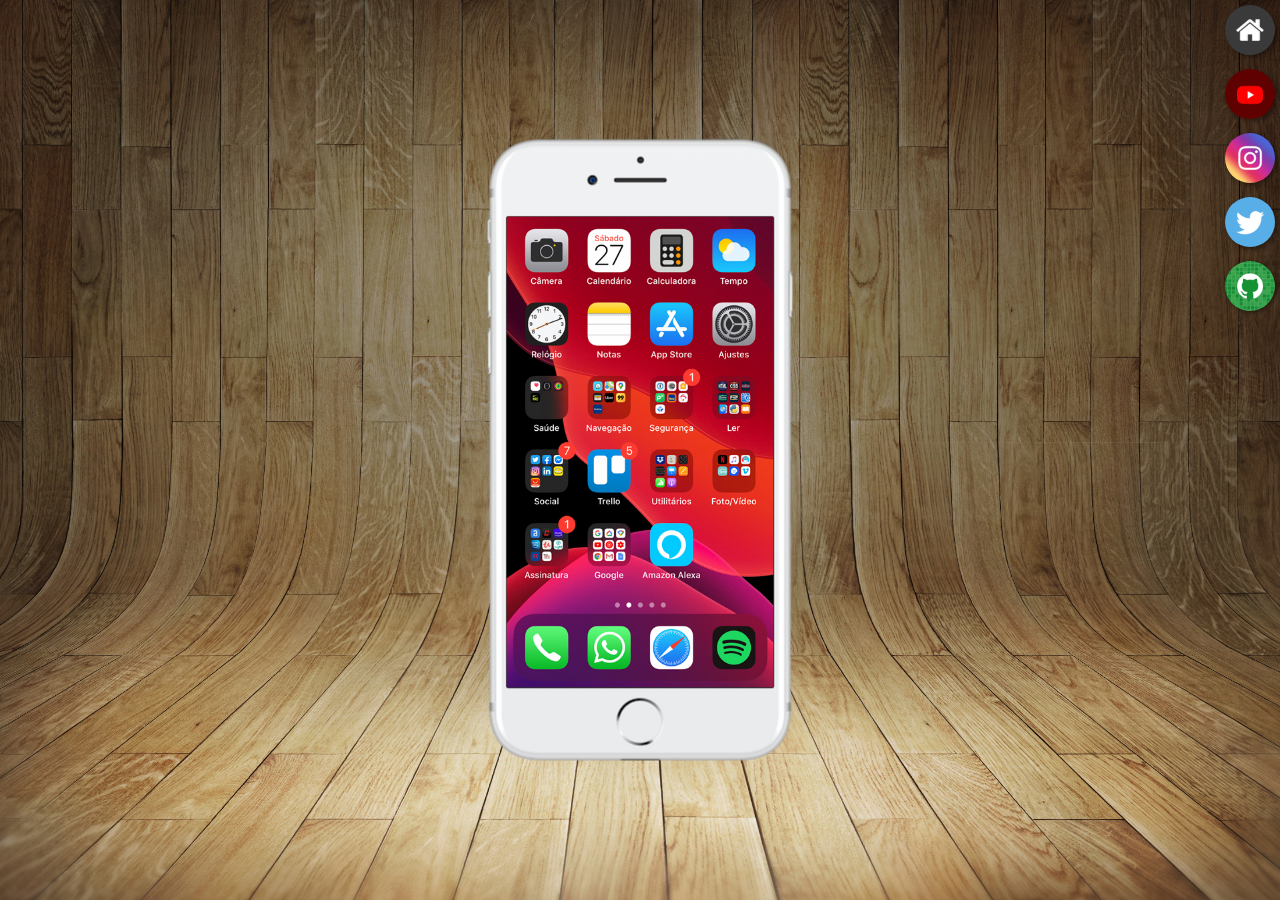
<file: index.html>
<!DOCTYPE html>
<html lang="pt-br">
<head>
    <meta charset="UTF-8">
    <meta name="viewport" content="width=device-width, initial-scale=1.0">
    <link rel="shortcut icon" href="icone.ico" type="image/x-icon">
    <link rel="stylesheet" href="estilos/style.css">
    <title>Projeto Redes Sociais</title>
</head>
<body>
    <main>
        <section id="telefone">
            <iframe src="home.html" name="tela" id="tela" frameborder="0">
                Seu navegador não é compatível com isso.
            </iframe>
        </section>
        <section id="redes-sociais">
            <a href="home.html" target="tela"><img src="imagens/logo-home.jpg" alt="Home"></a><br>
            <a href="youtube.html" target="tela"><img src="imagens/logo-youtube.jpg" alt="YouTube"></a><br>
            <a href="instagram.html" target="tela"><img src="imagens/logo-instagram.jpg" alt="Instagram"></a><br>
            <a href="twitter.html" target="tela"><img src="imagens/logo-twitter.jpg" alt="X"></a><br>
            <a href="github.html" target="tela"><img src="imagens/logo-github.jpg" alt="Git Hub"></a><br>
        </section>
    </main>
</body>
</html>
</file>
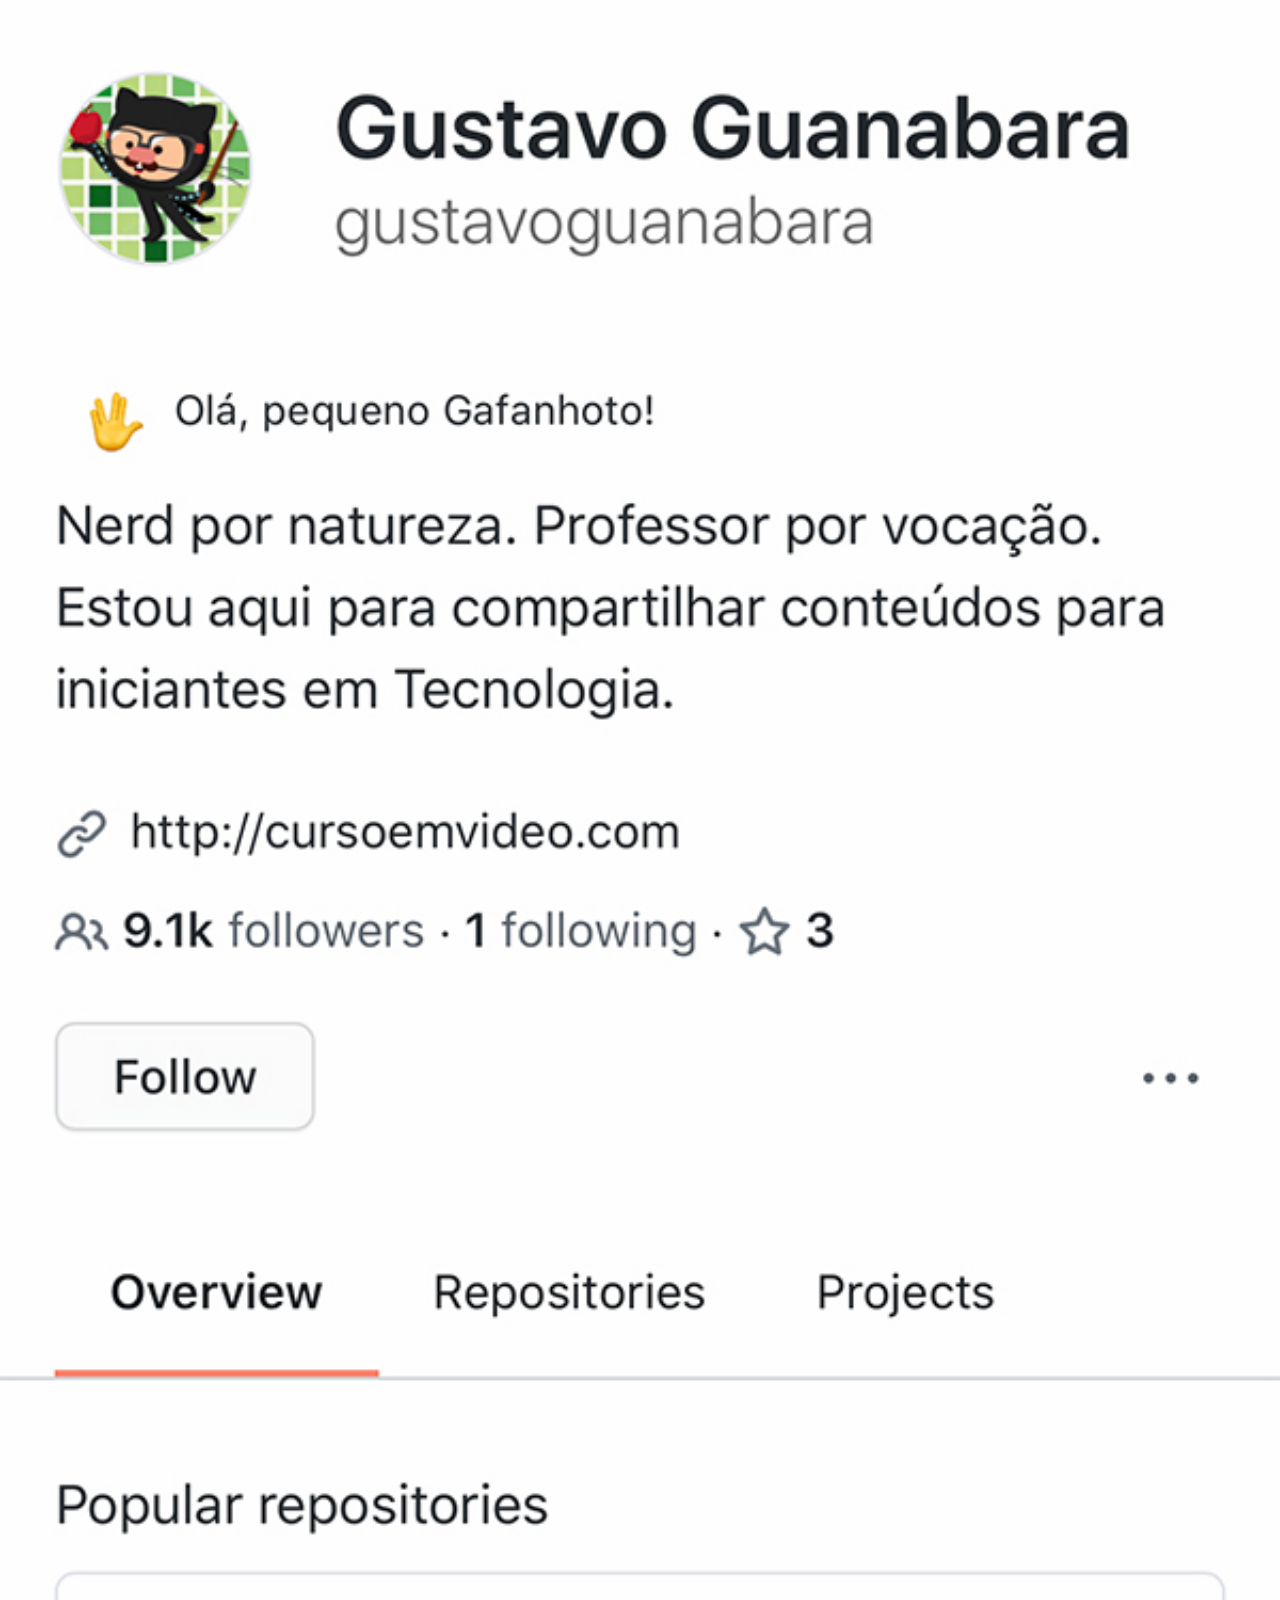
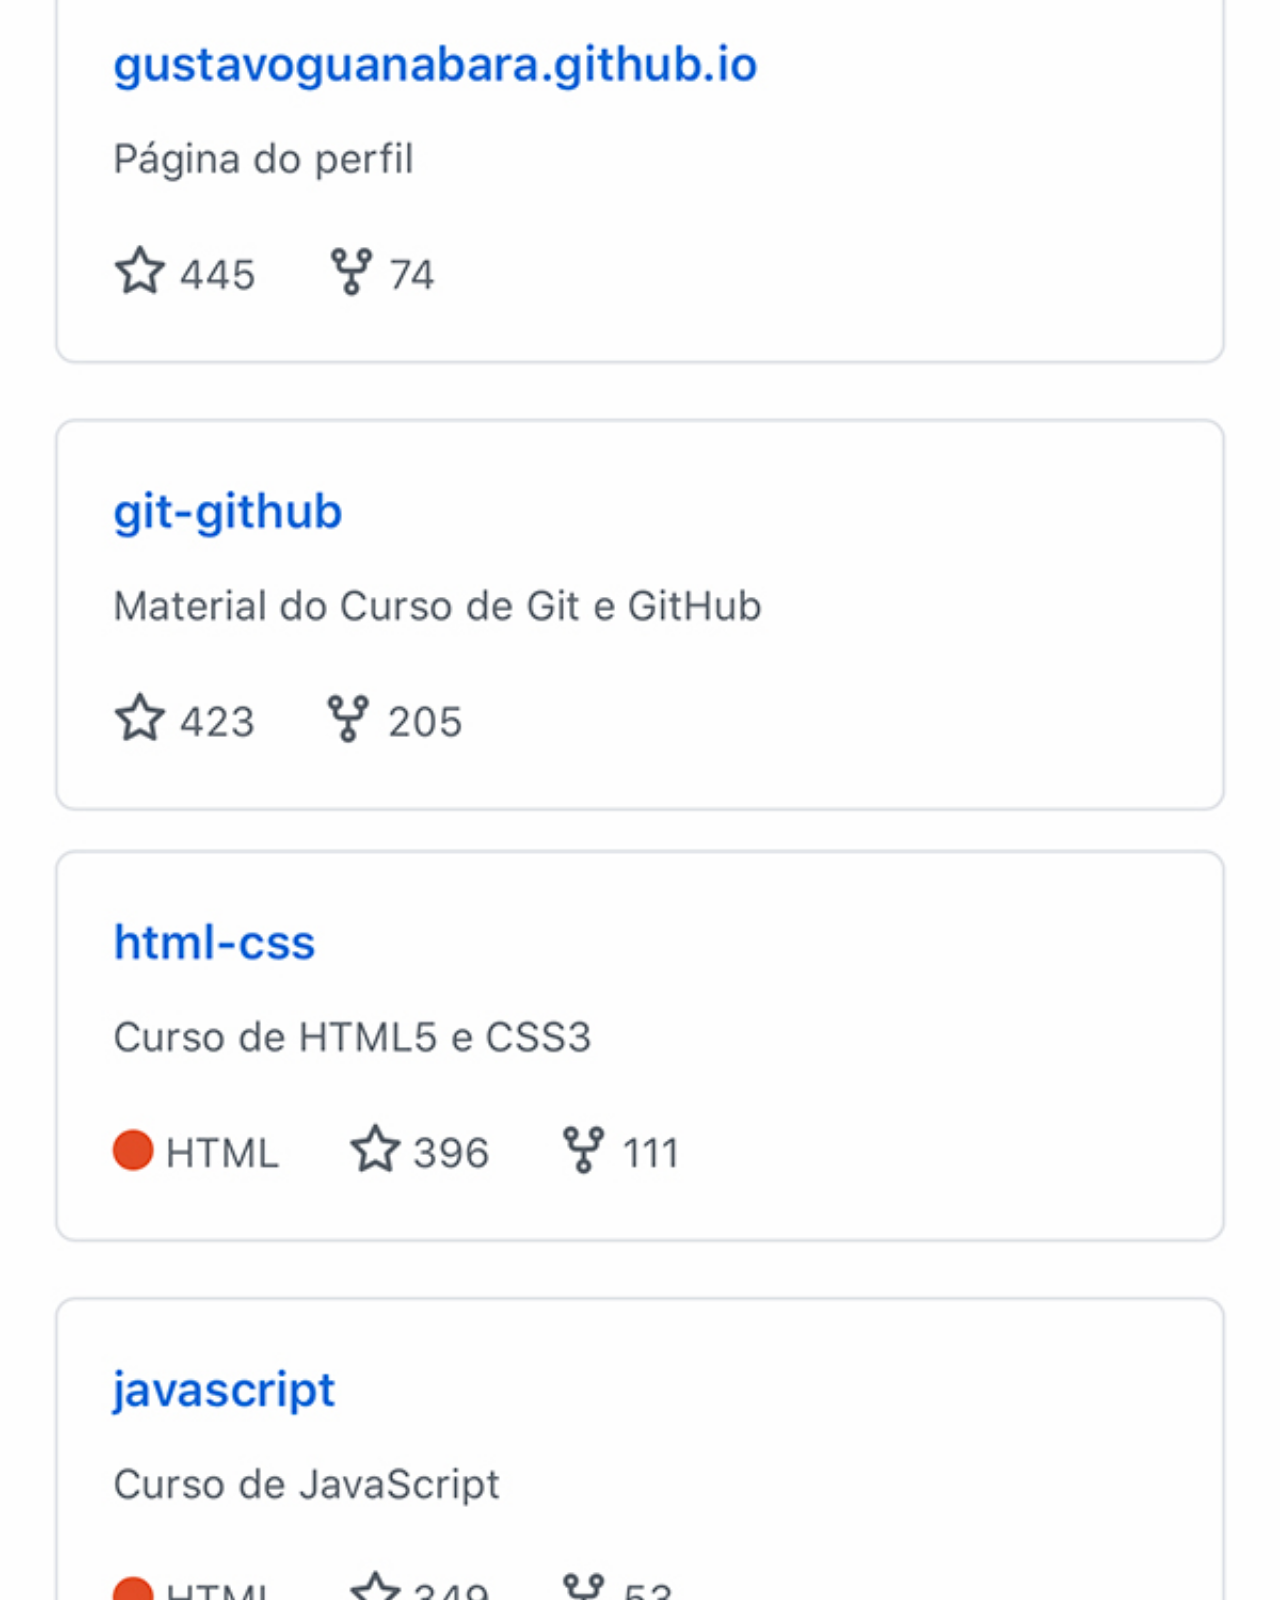
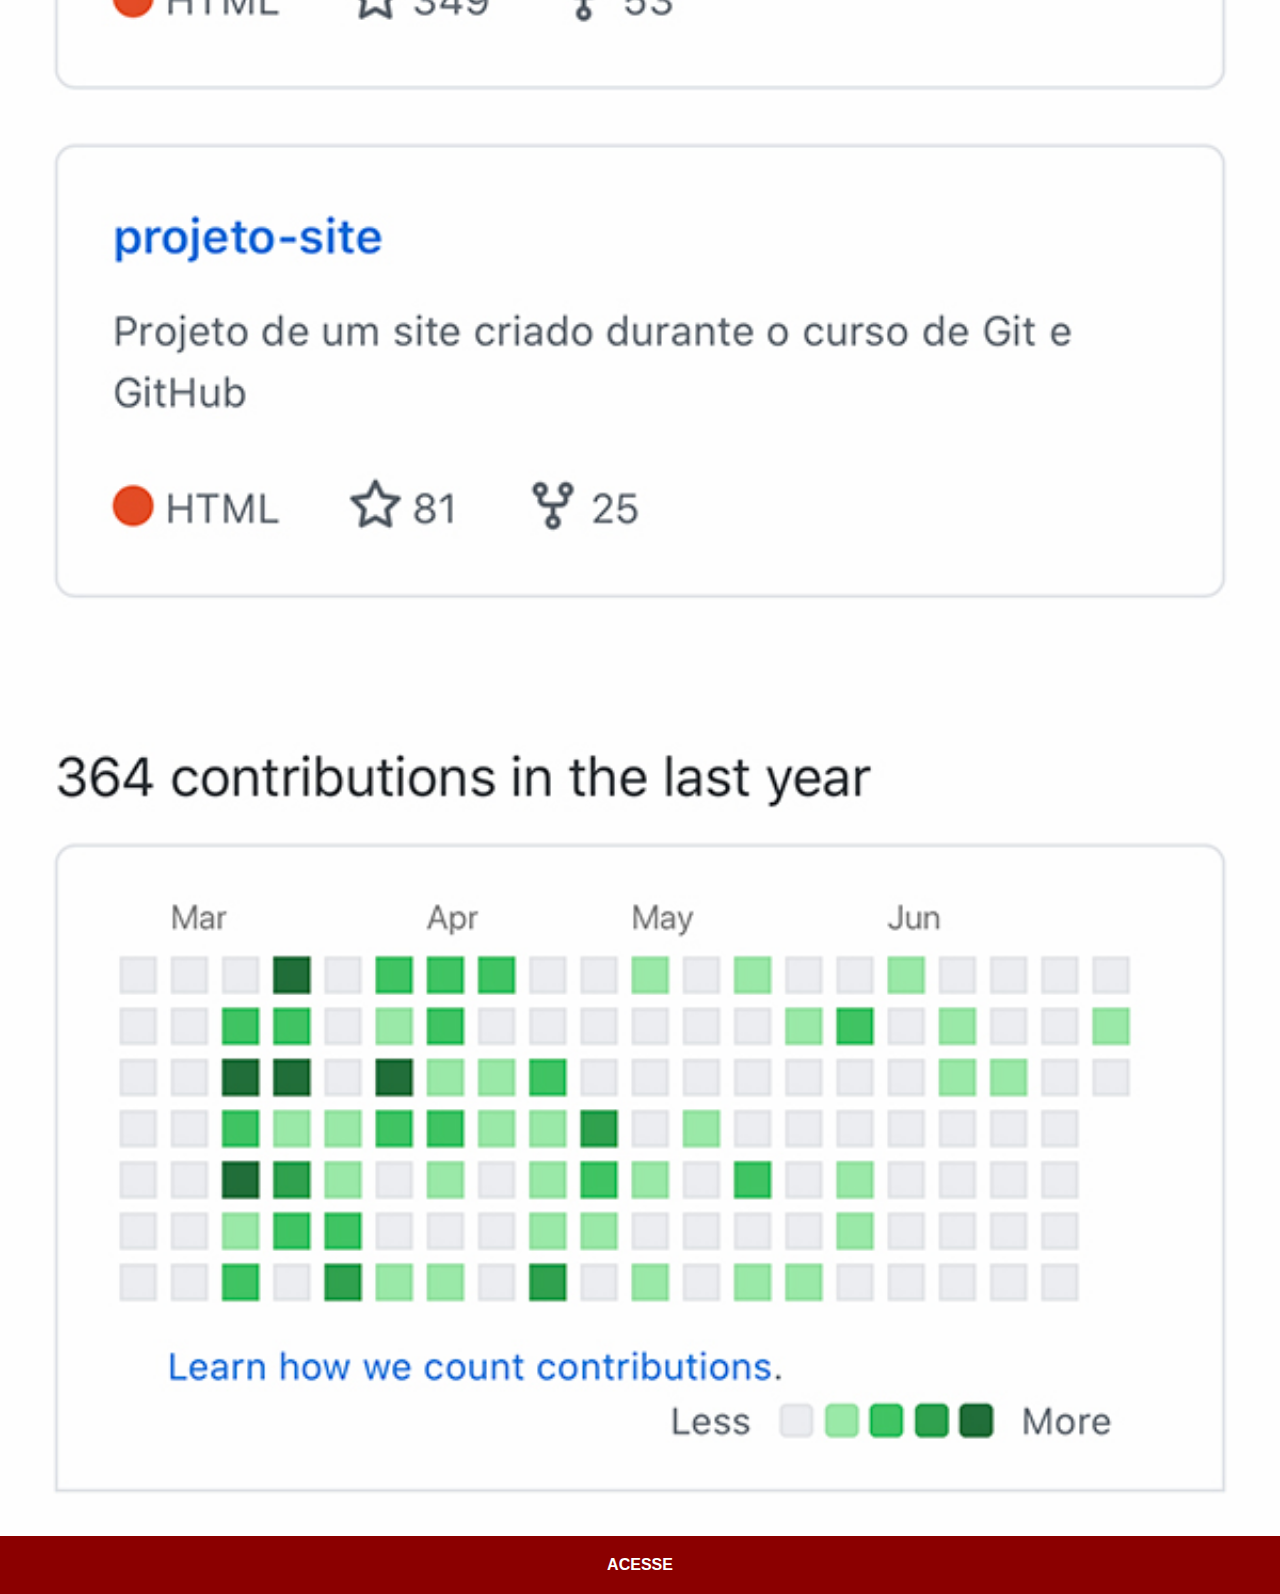
<file: github.html>
<!DOCTYPE html>
<html lang="pt-br">
<head>
    <meta charset="UTF-8">
    <meta name="viewport" content="width=device-width, initial-scale=1.0">
    <link rel="stylesheet" href="estilos/social.css">
    <title>GitHub</title>
</head>
<body>
    <img src="imagens/tela-github.jpg" alt="GitHub">
    <a href="https://gustavoguanabara.github.io" target="_blank">ACESSE</a>
</body>
</html>
</file>
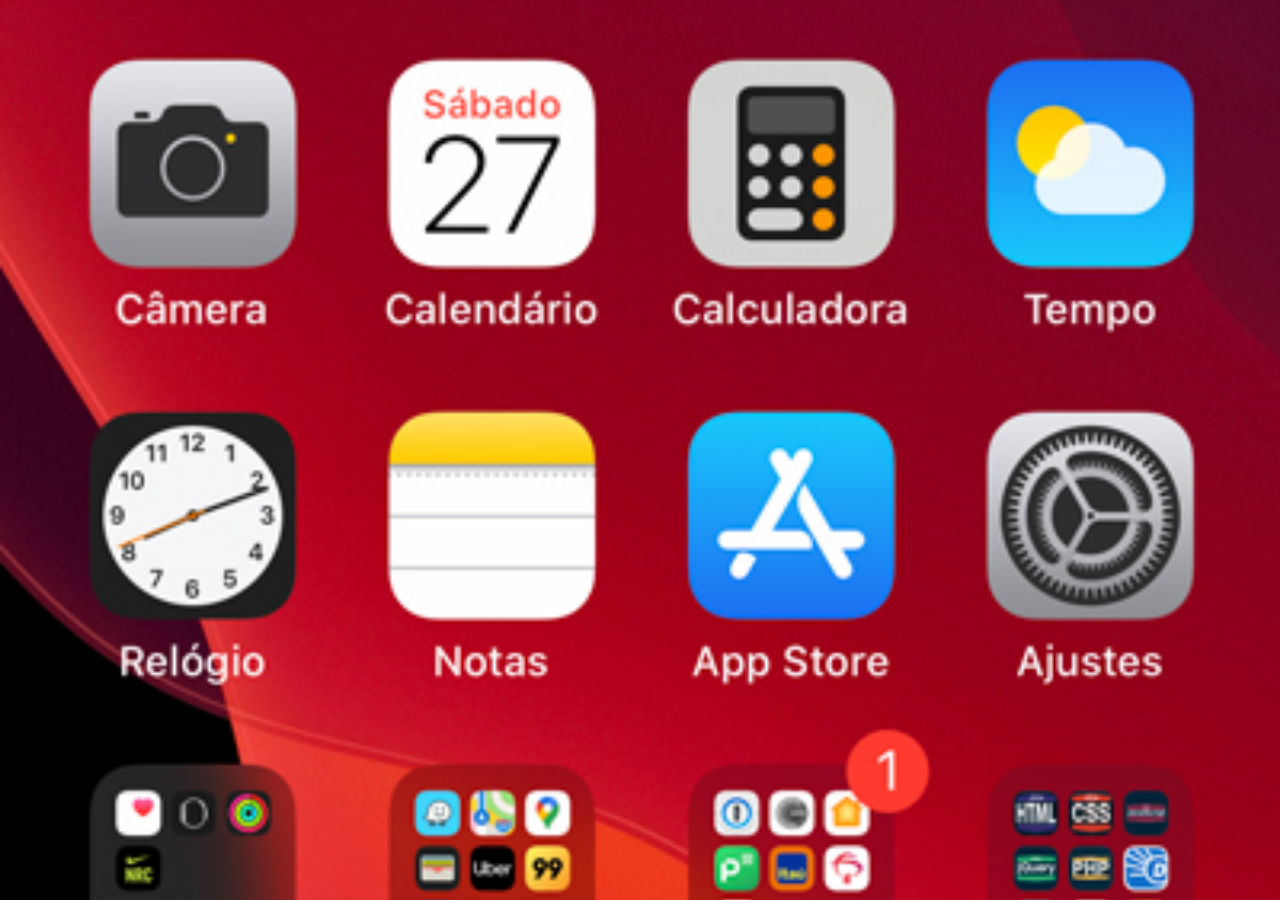
<file: home.html>
<!DOCTYPE html>
<html lang="pt-br">
<head>
    <meta charset="UTF-8">
    <meta name="viewport" content="width=device-width, initial-scale=1.0">
    <title>Home</title>
    <style>
        *{
            margin: 0px;
            padding: 0px;
        }

        body{
            width: 100vw;
            height: 100vh;
            background: black url('imagens/tela-home.jpg') no-repeat top center;
            background-size: cover;
        }
    </style>
</head>
<body>
    
</body>
</html>
</file>
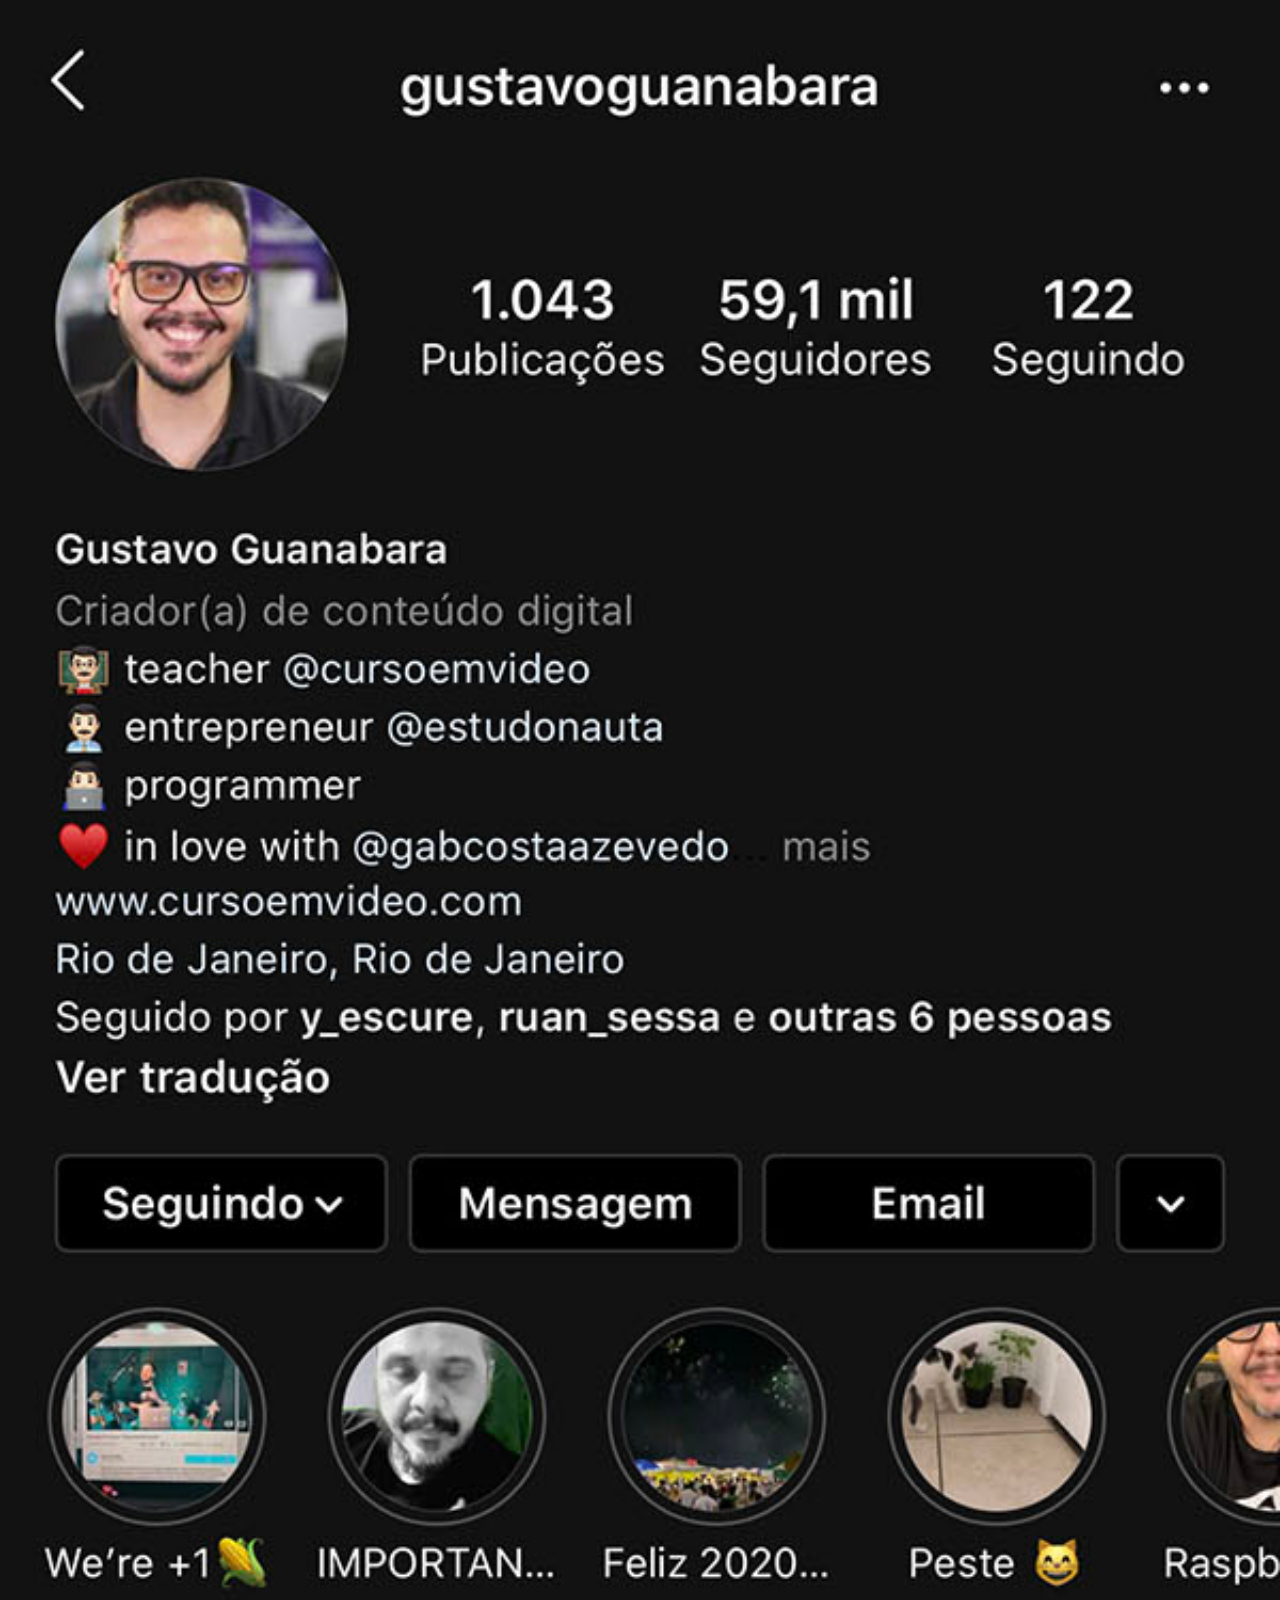
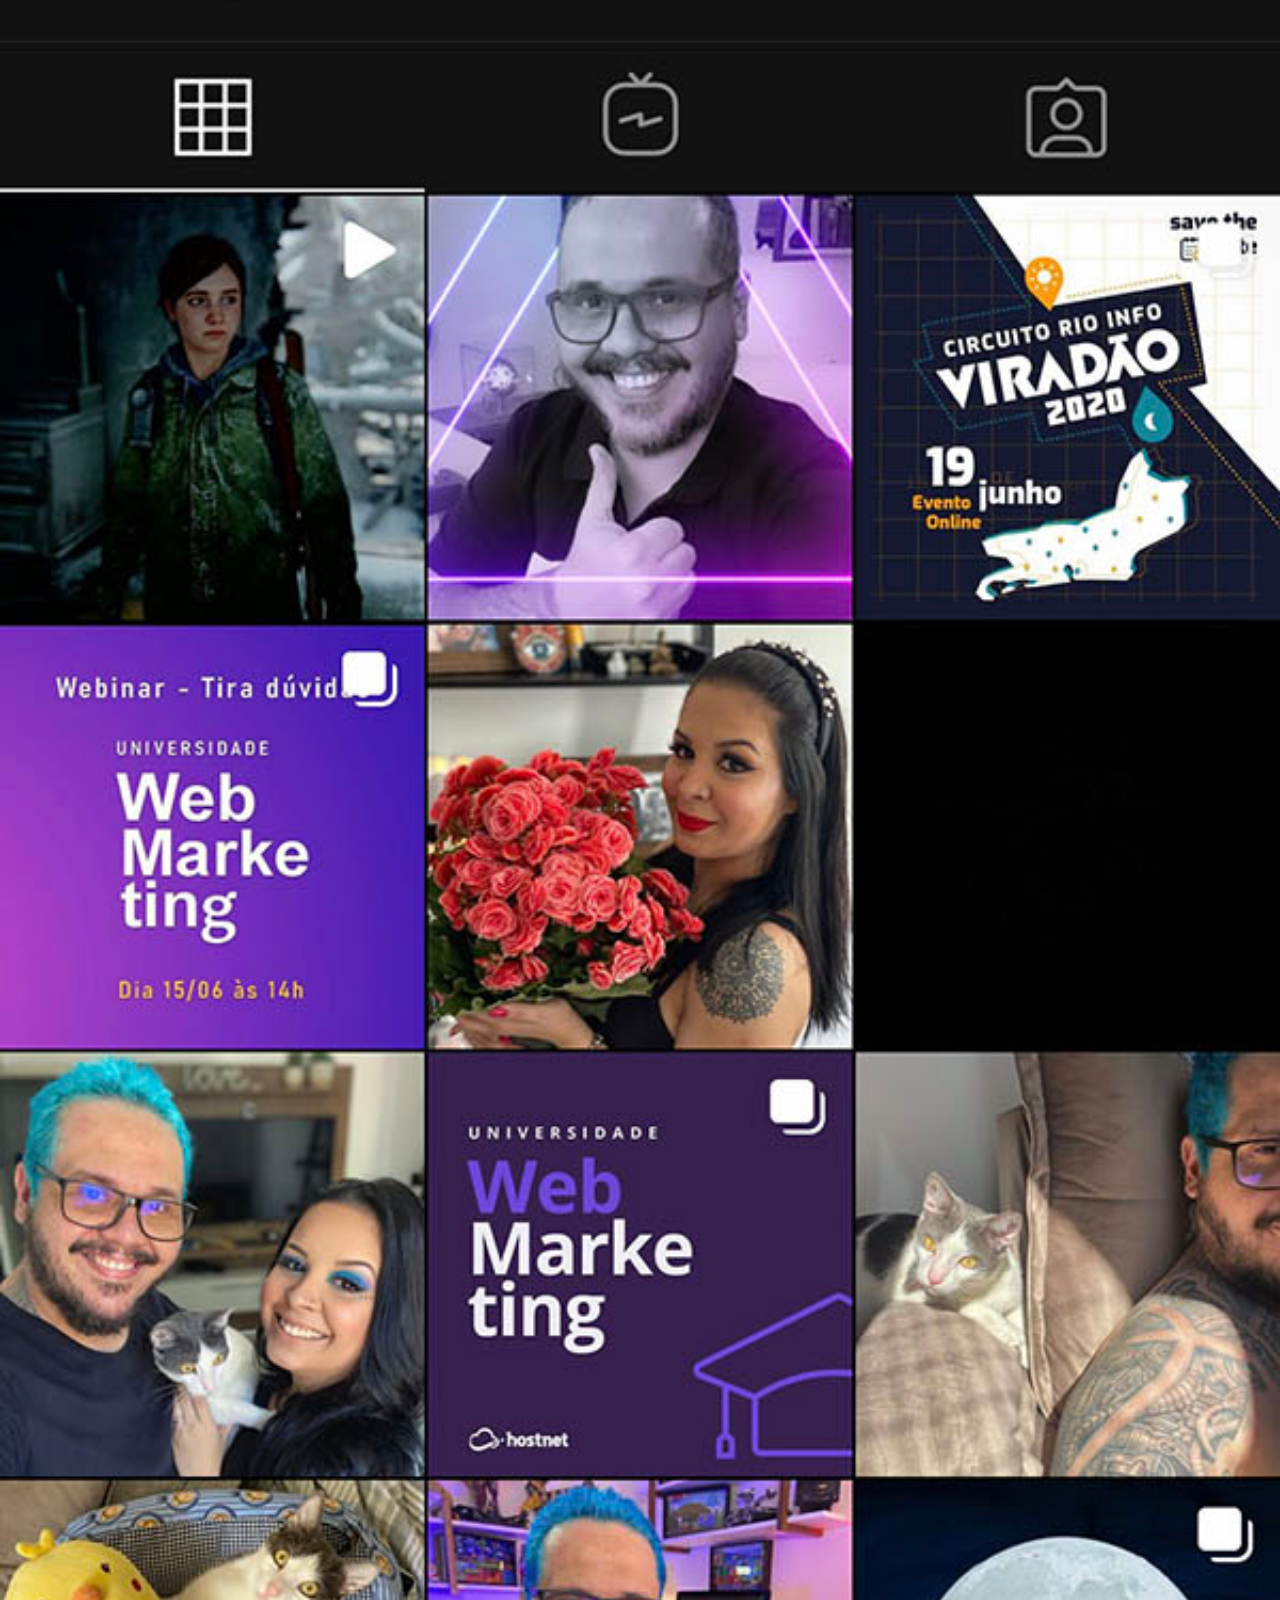
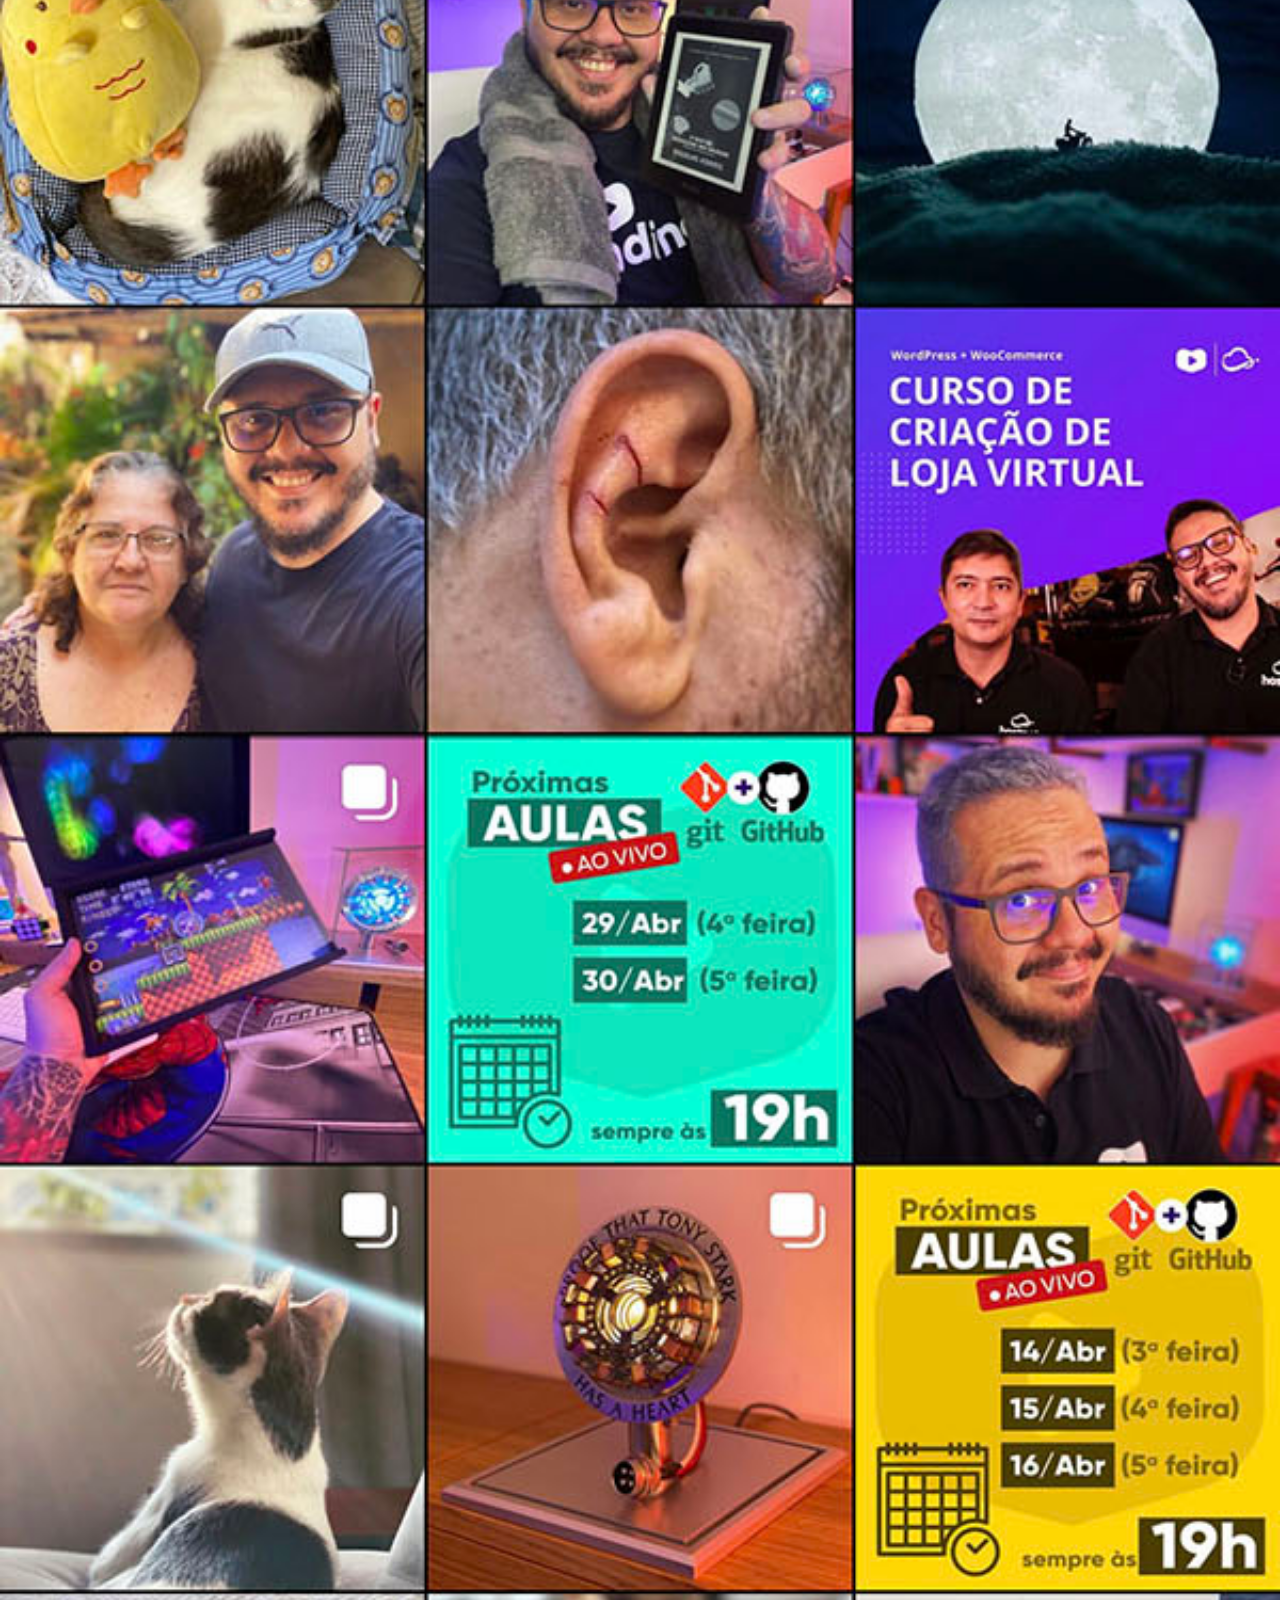
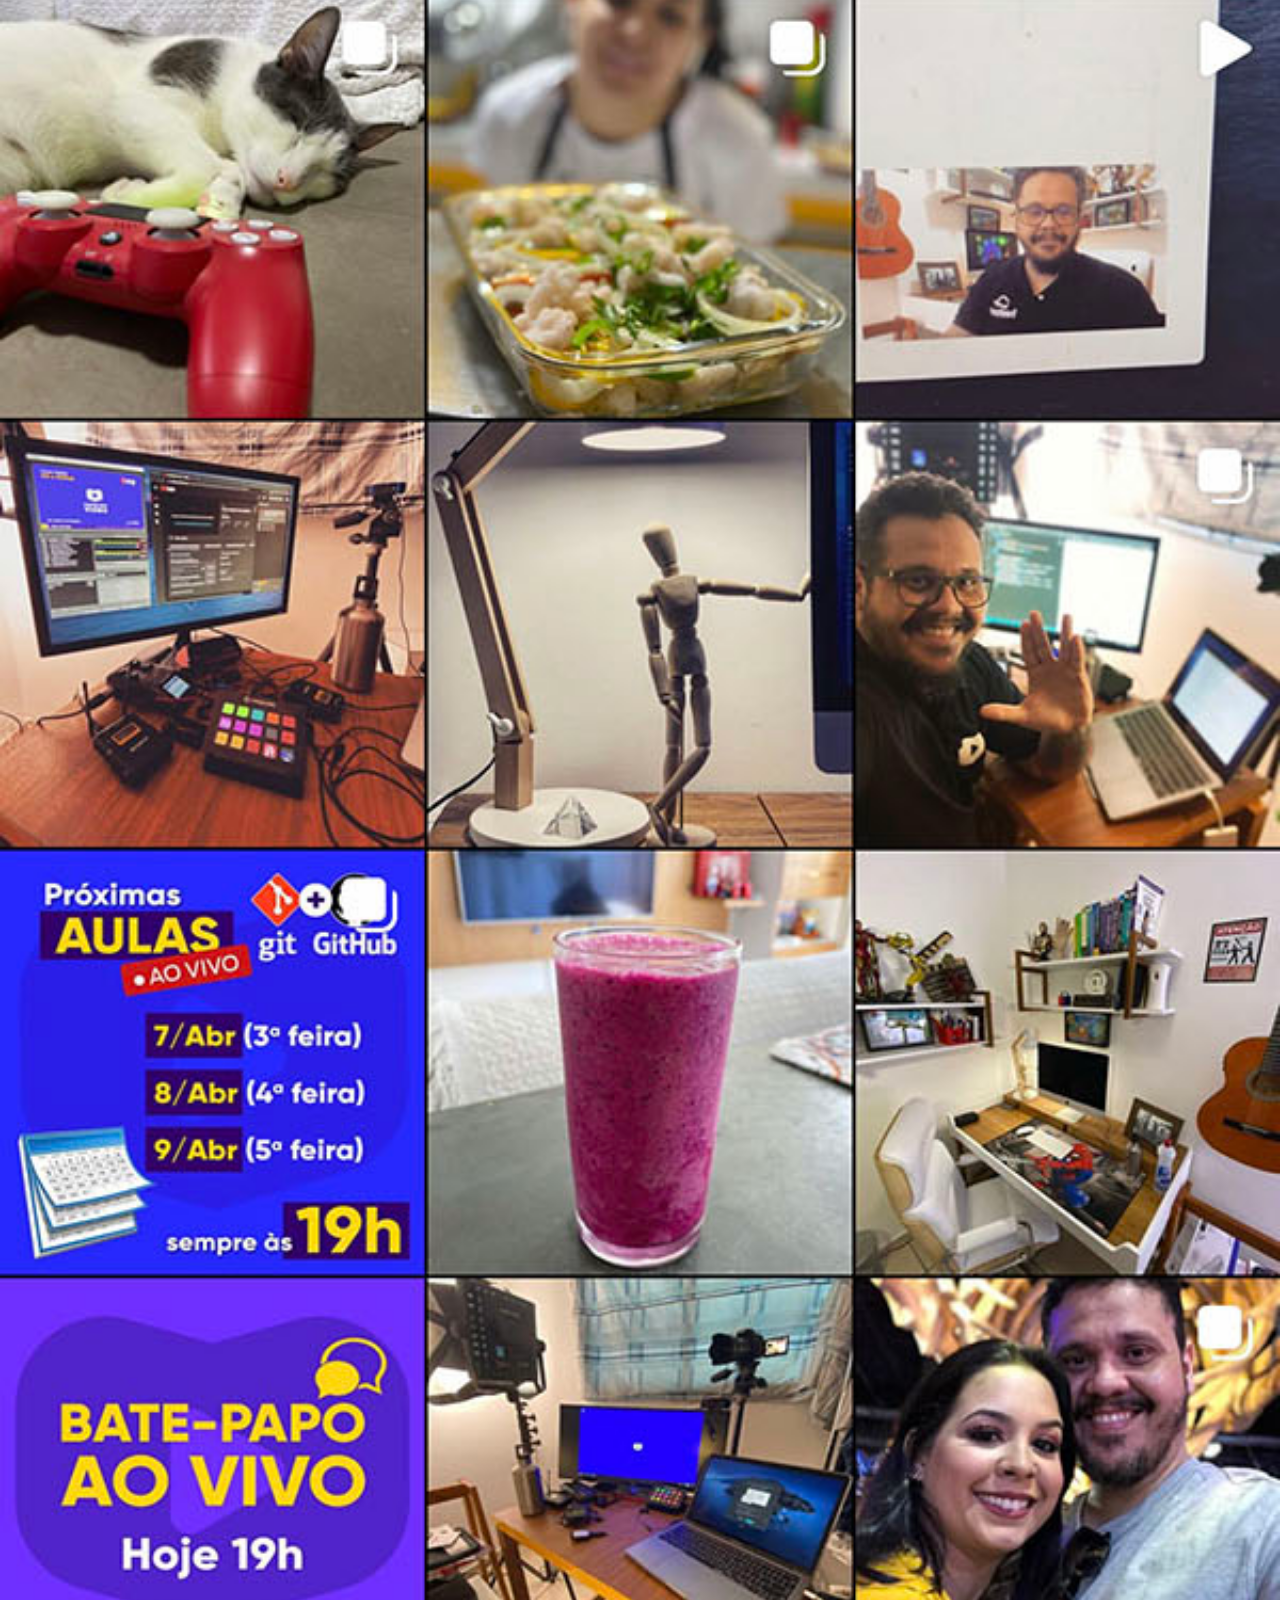
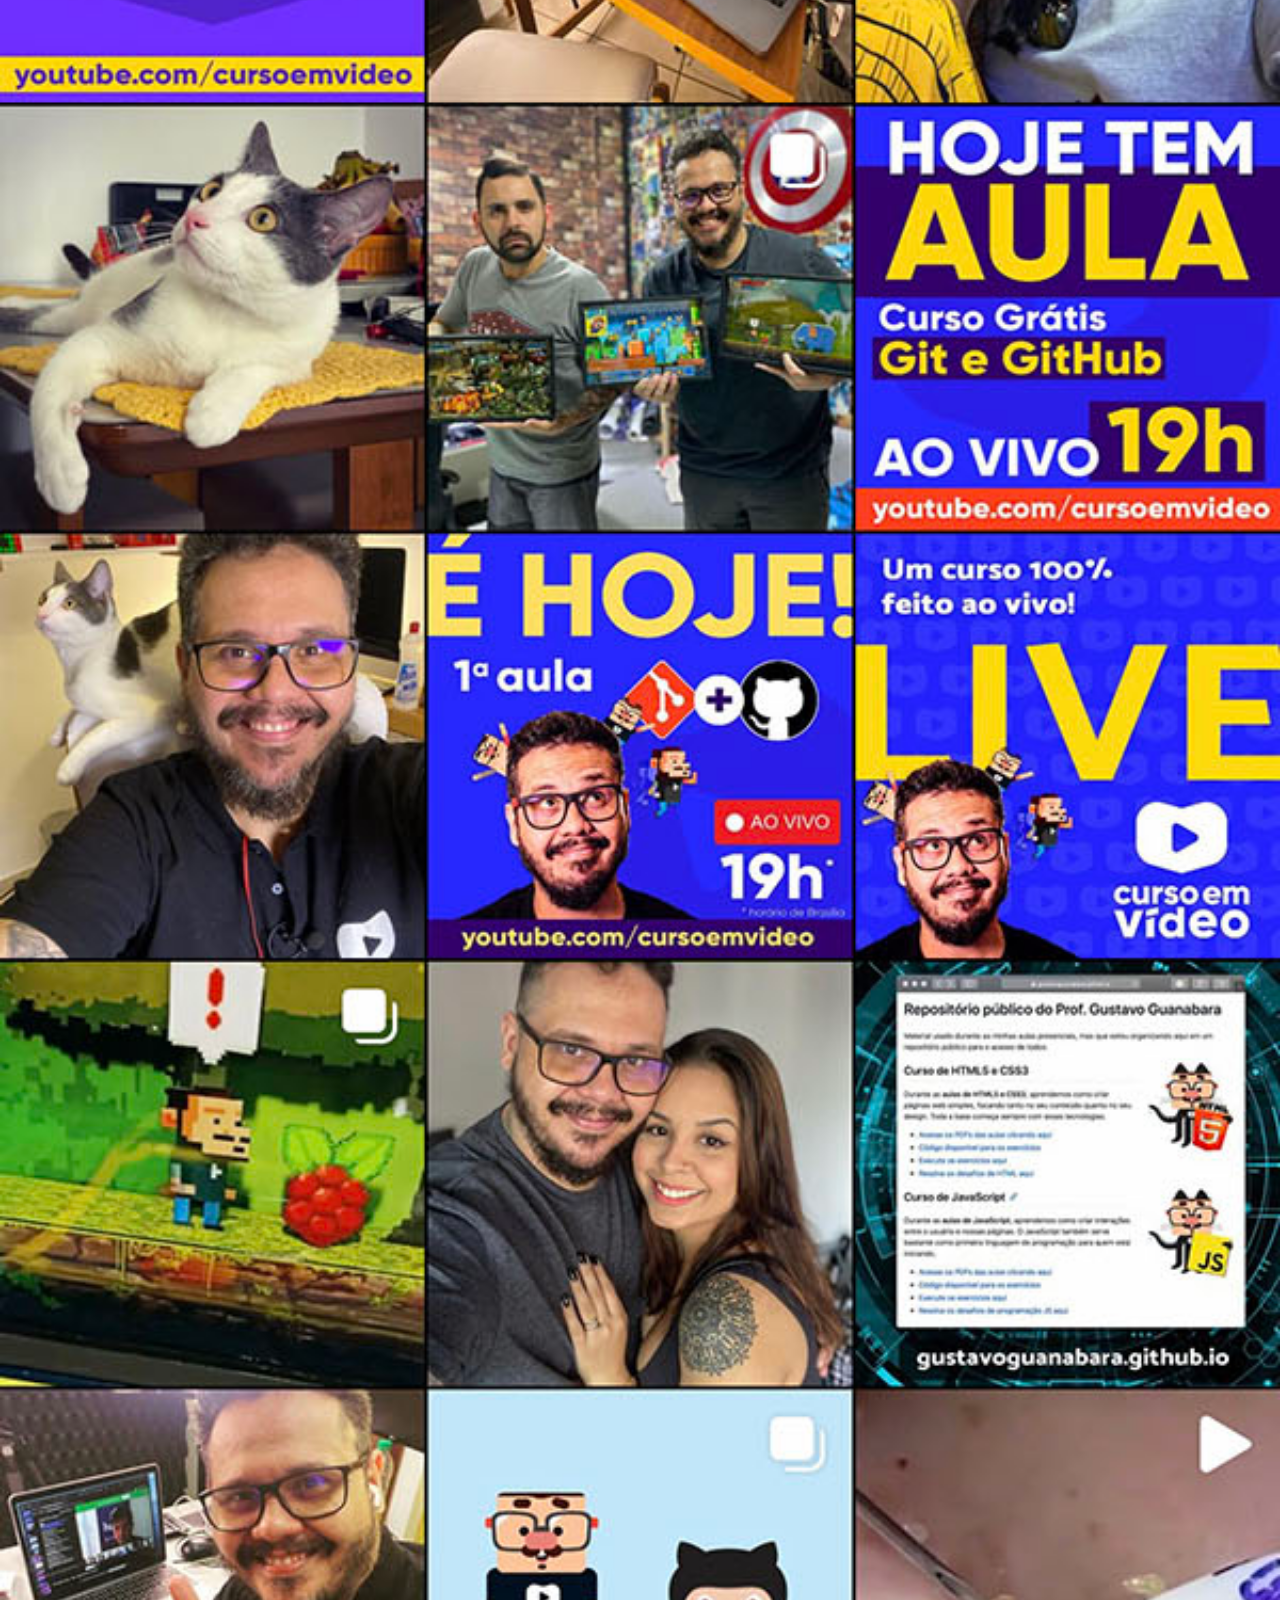
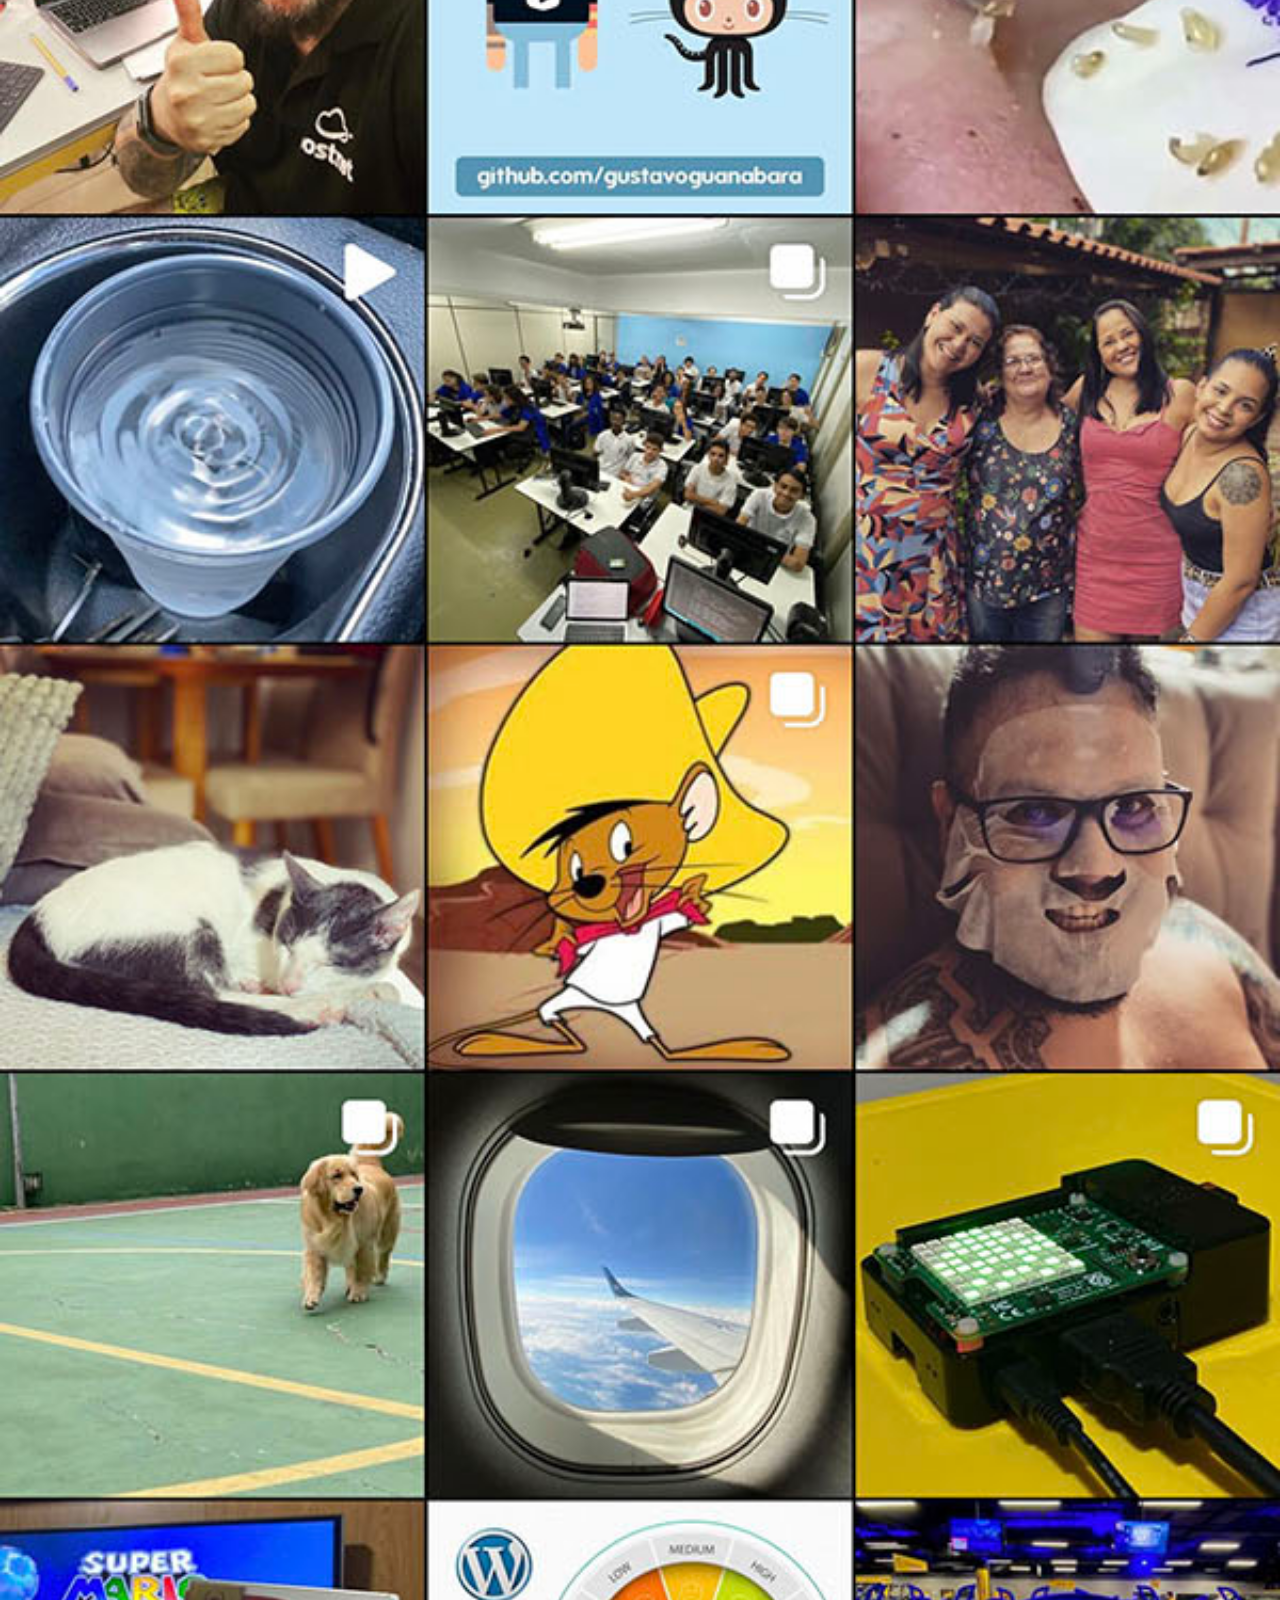
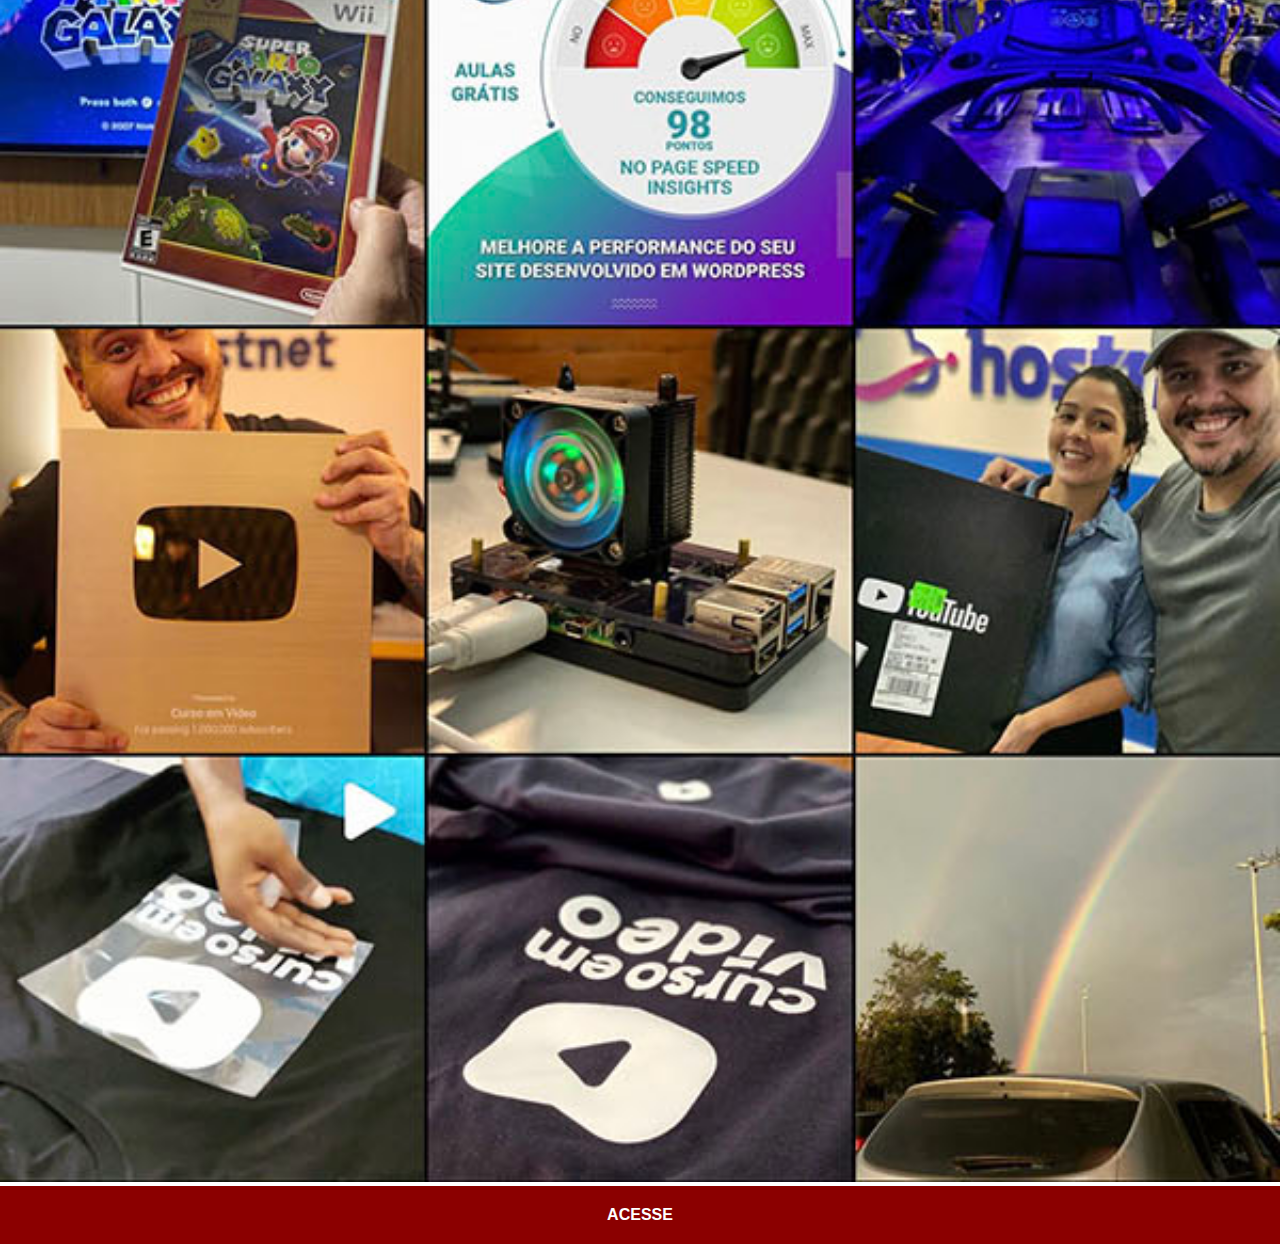
<file: instagram.html>
<!DOCTYPE html>
<html lang="pt-br">
<head>
    <meta charset="UTF-8">
    <meta name="viewport" content="width=device-width, initial-scale=1.0">
    <title>Instagram</title>
    <link rel="stylesheet" href="estilos/social.css">
</head>
<body>
    <img src="imagens/tela-instagram.jpg" alt="Instagram">
    <a href="https://www.instagram.com/gustavoguanabara" target="_blank">ACESSE</a>
</body>
</html>
</file>
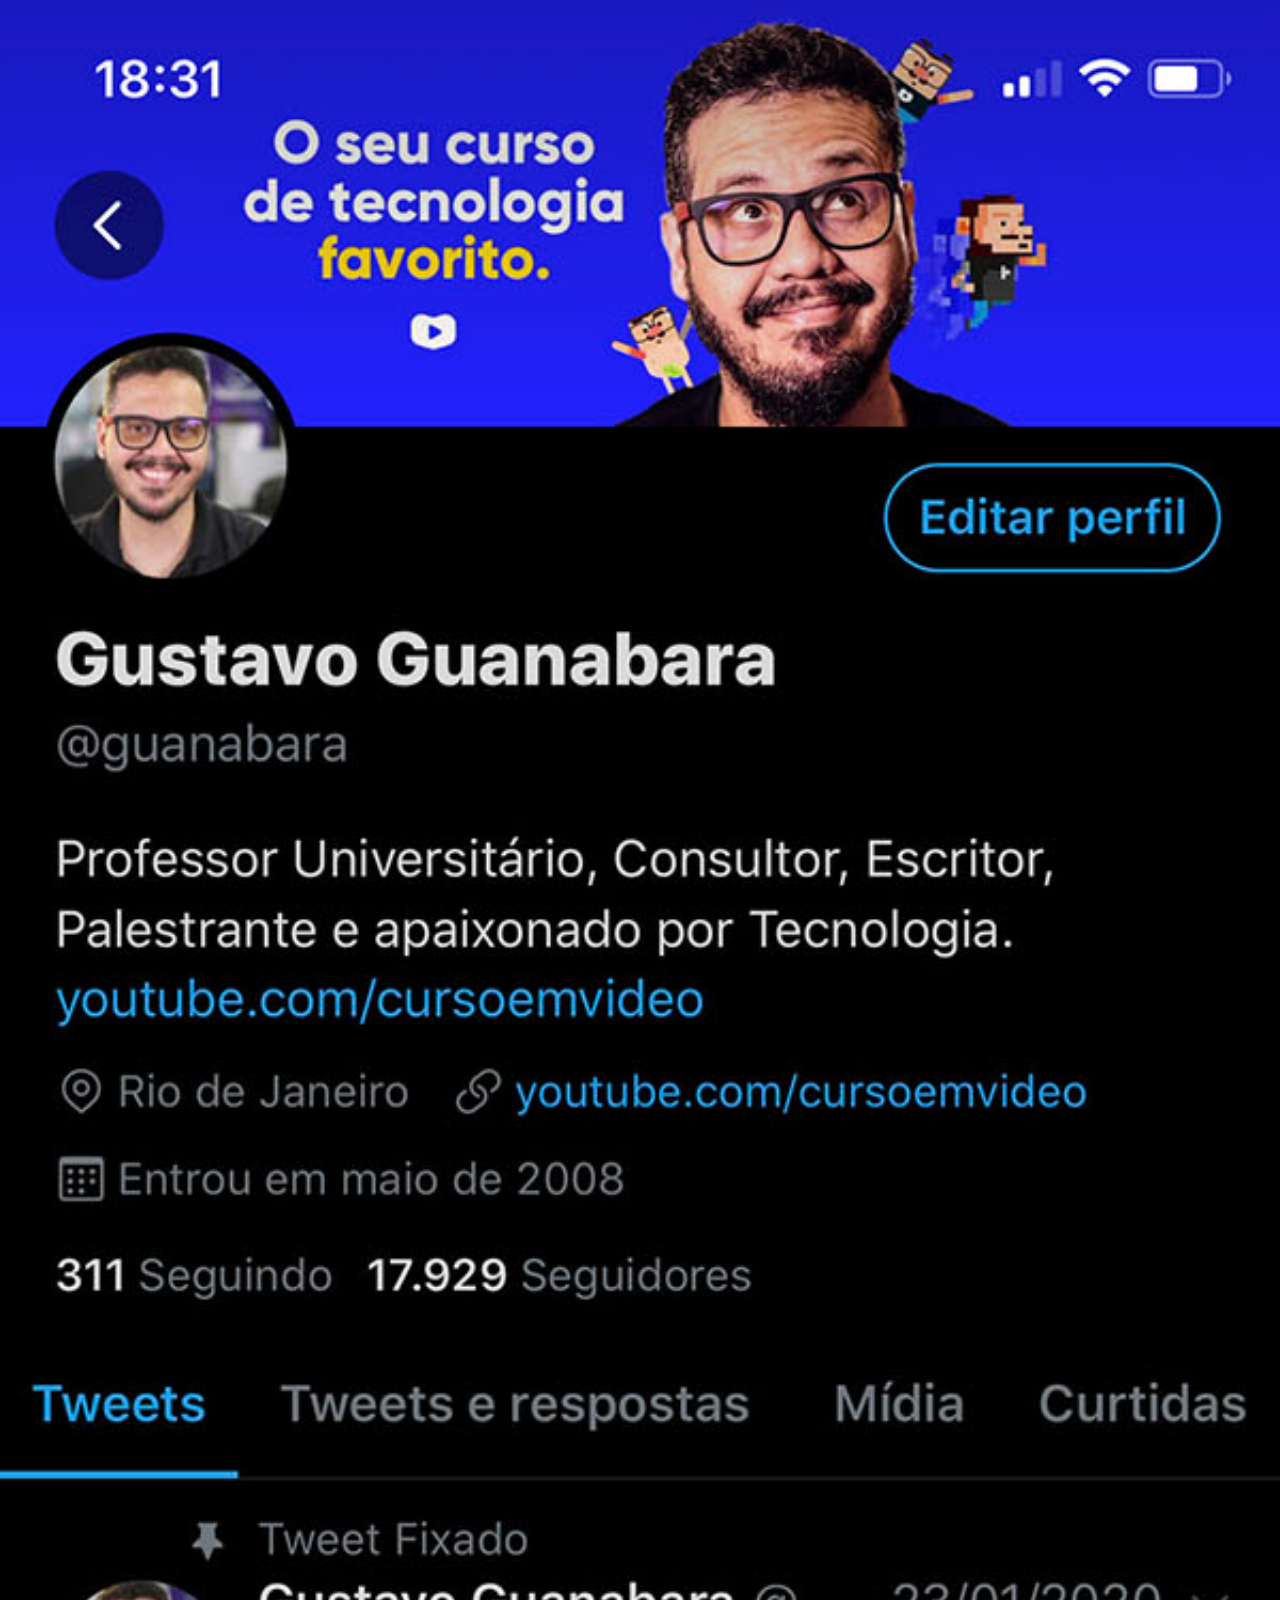
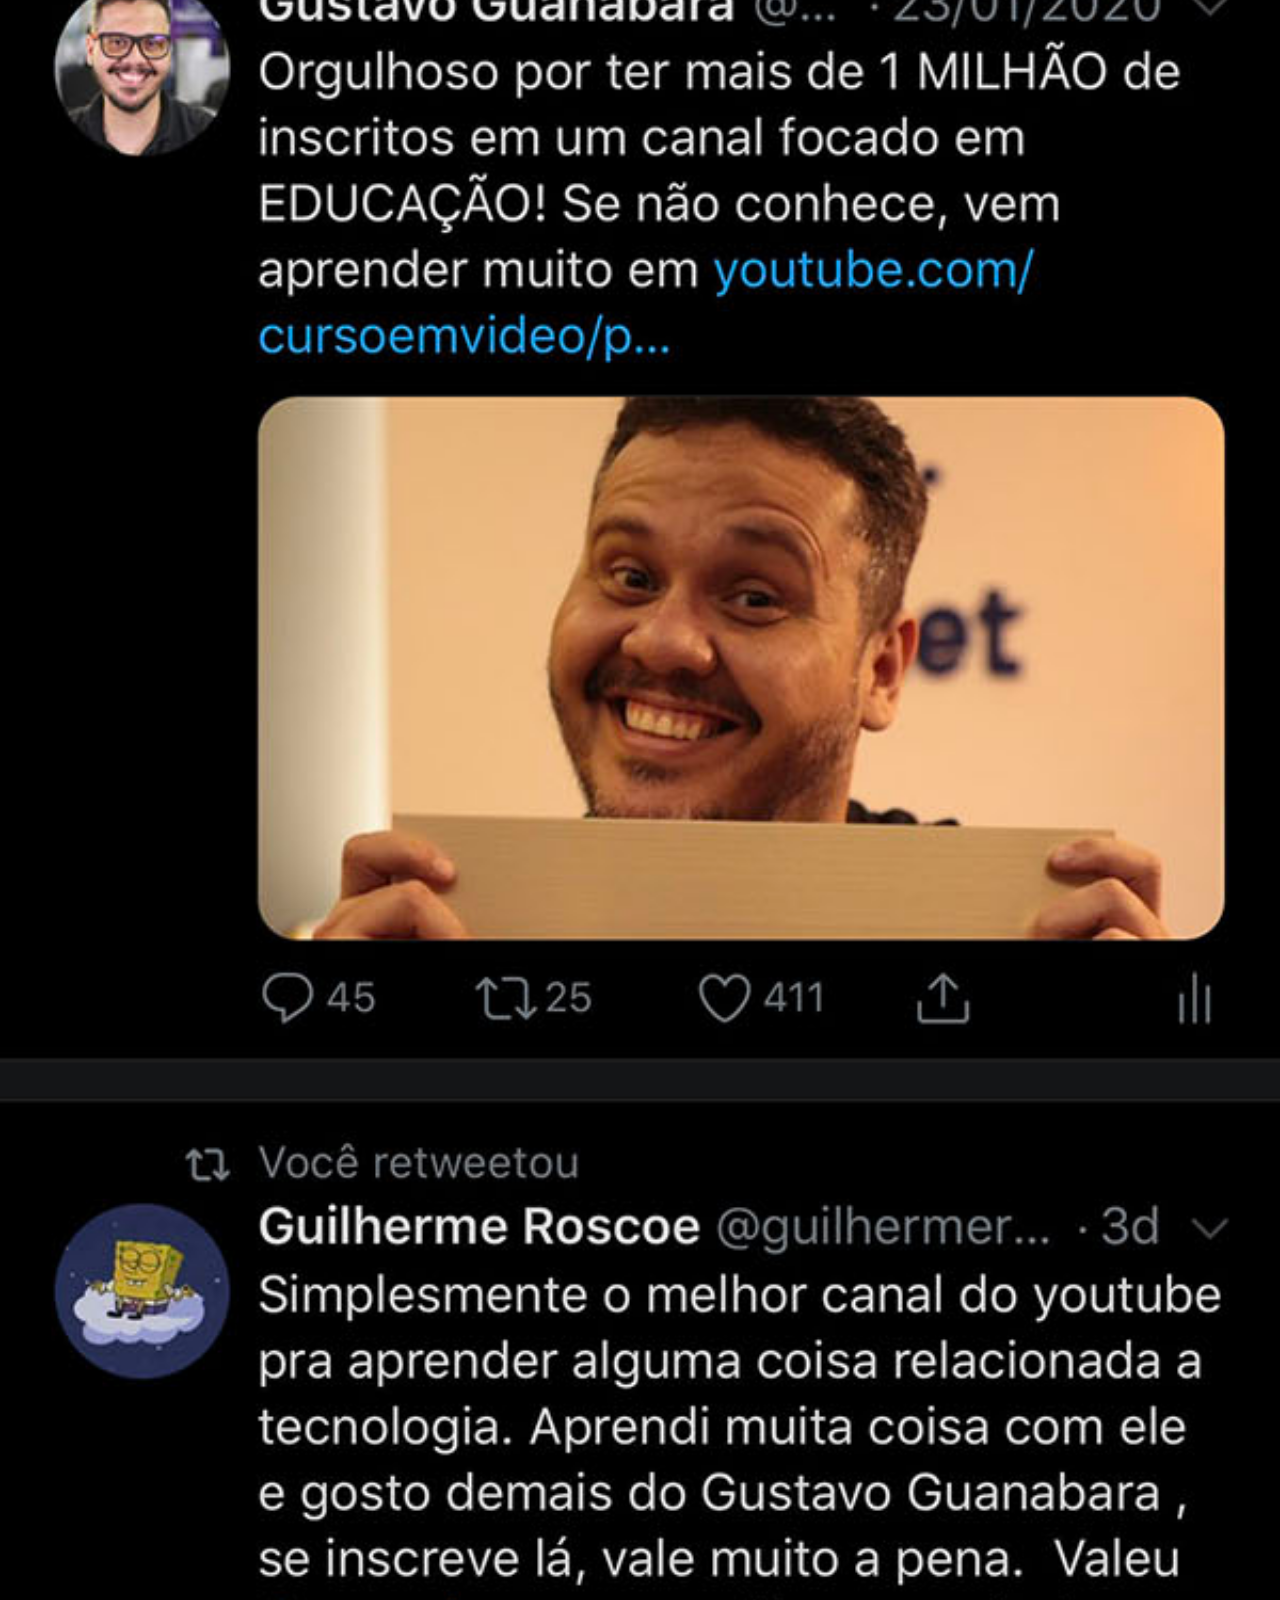
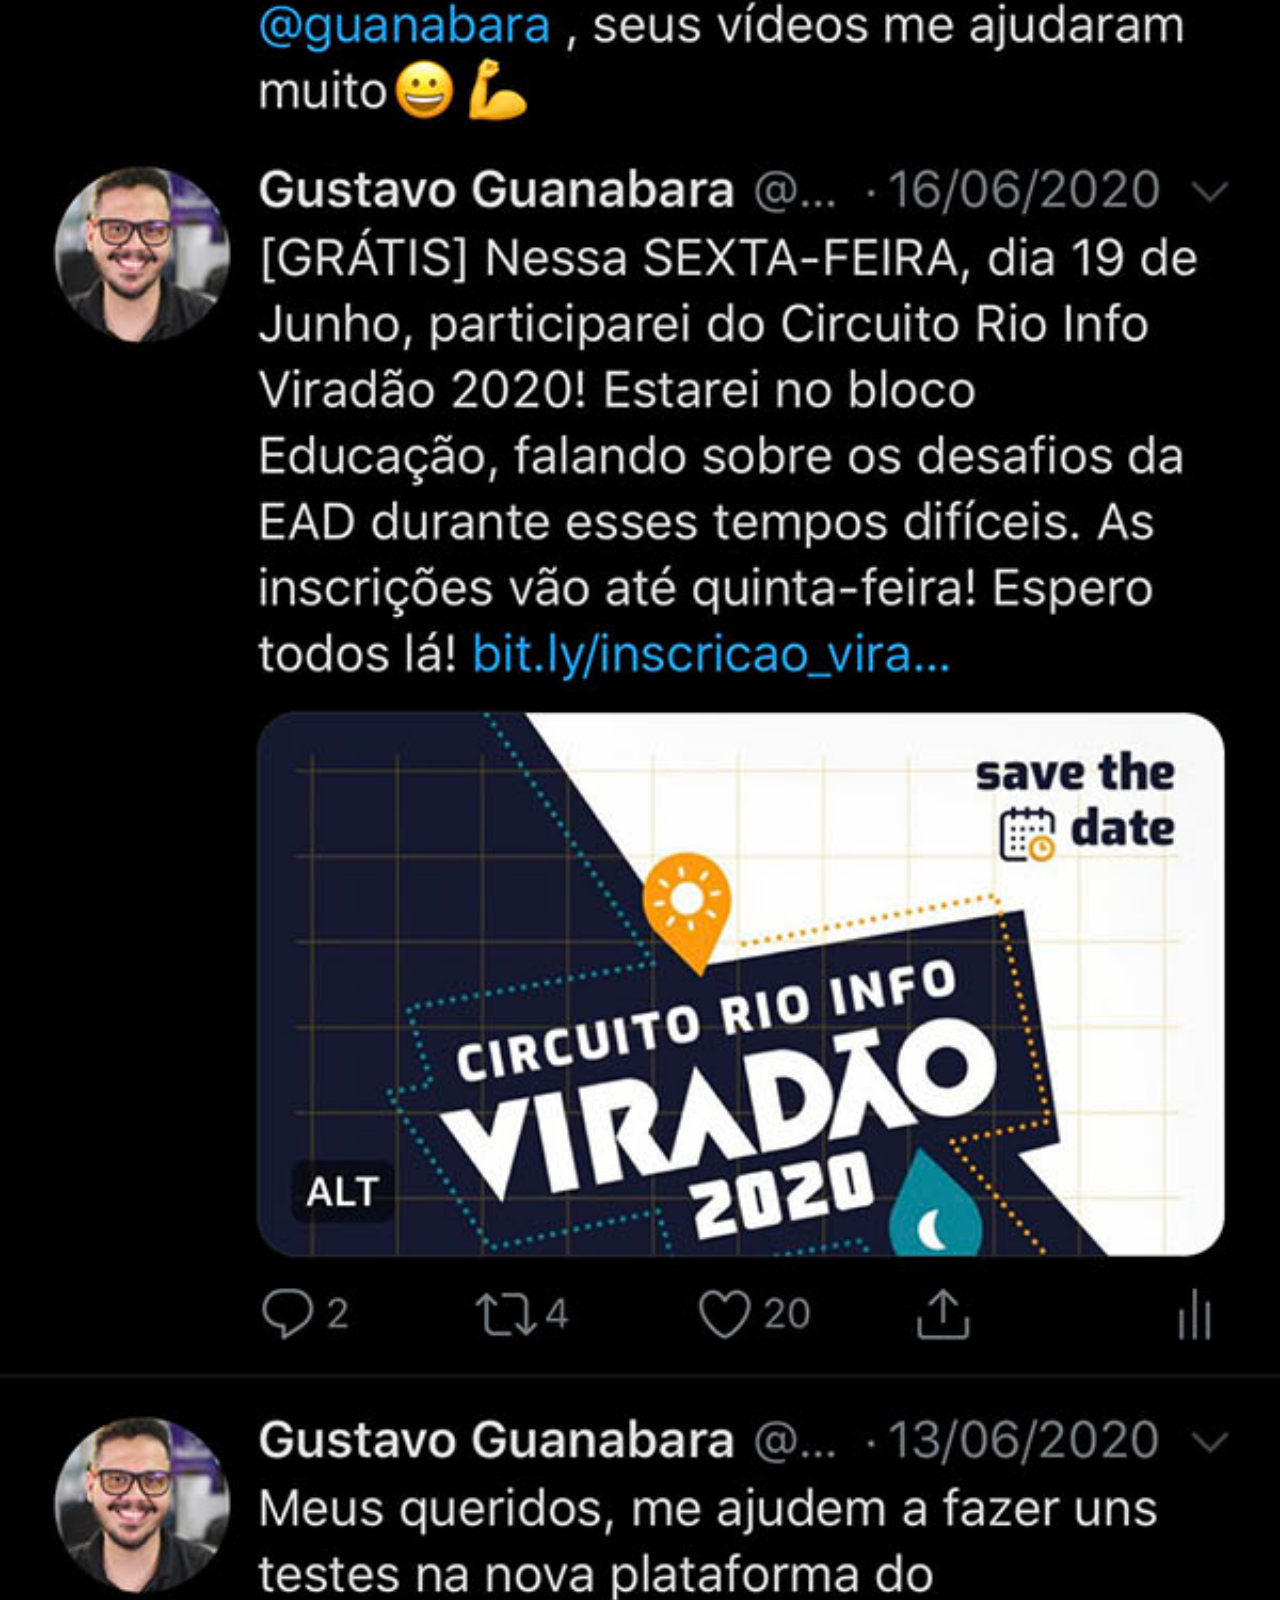
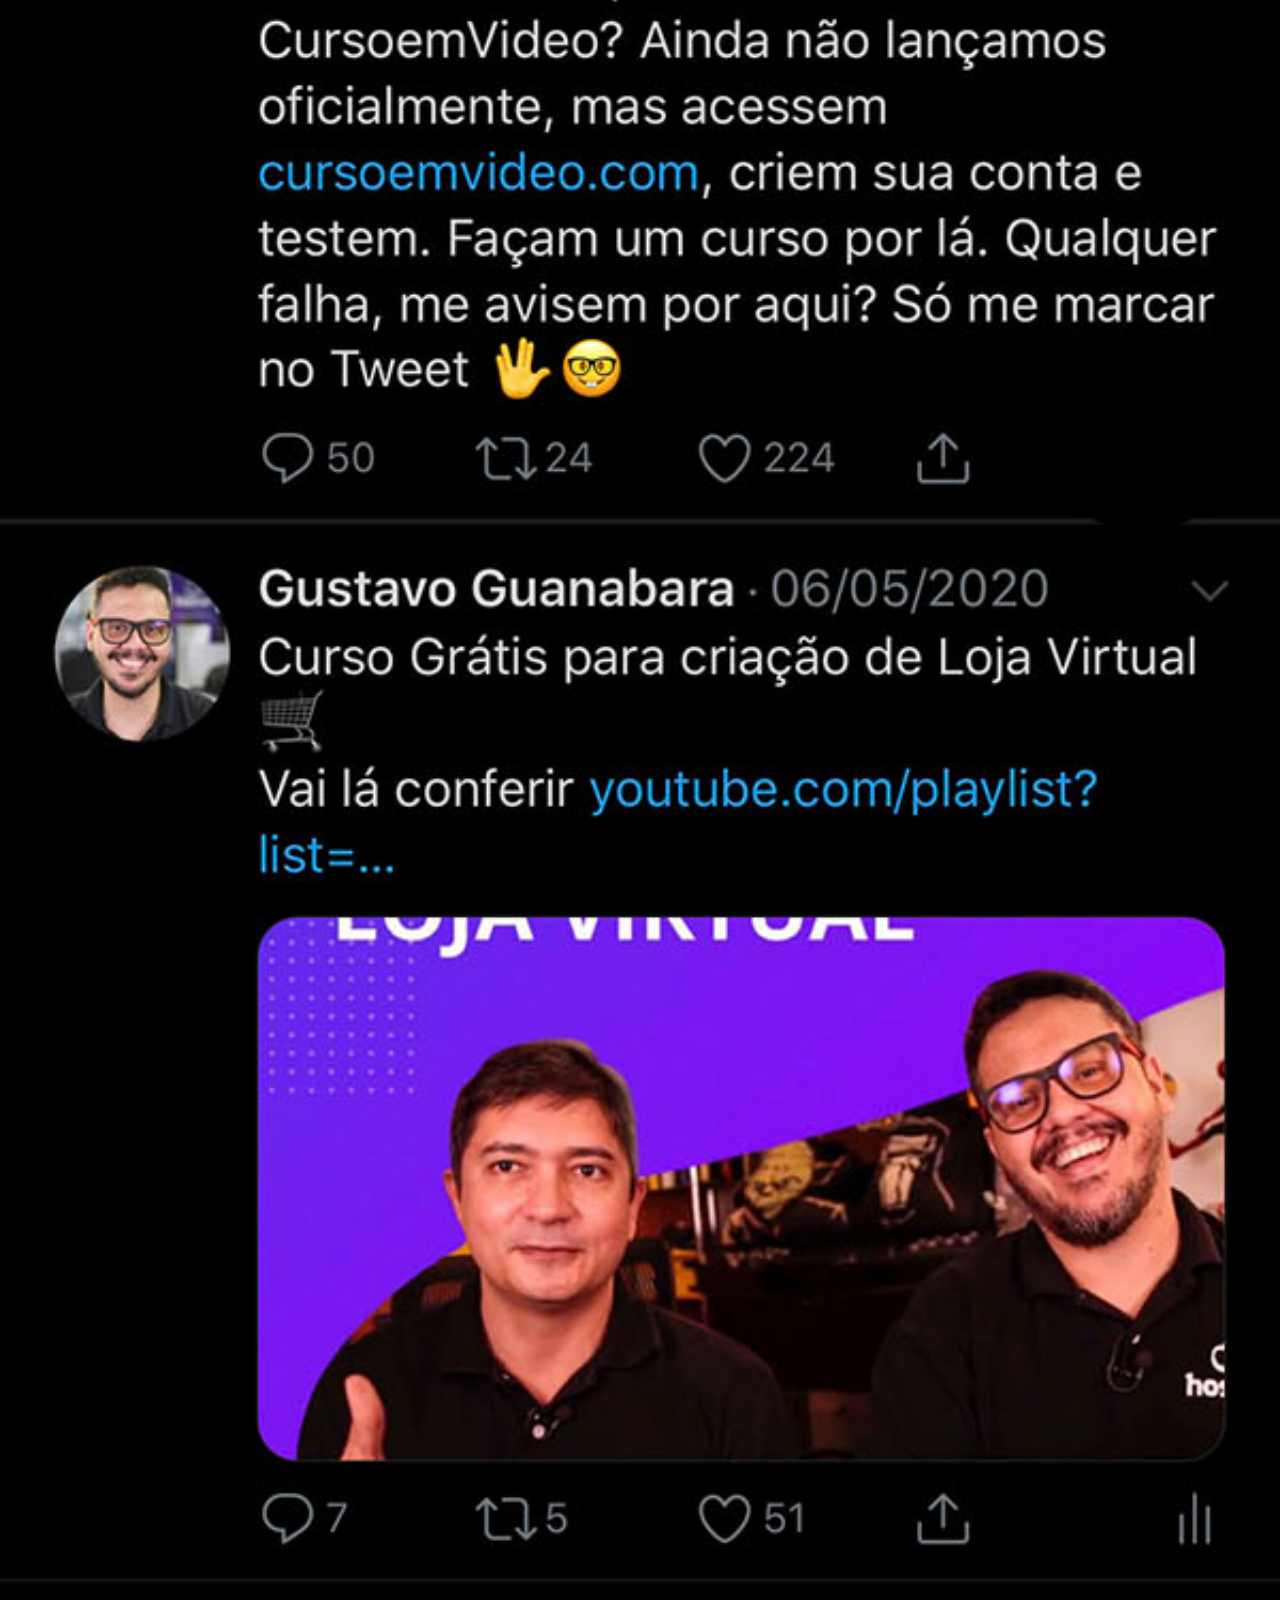
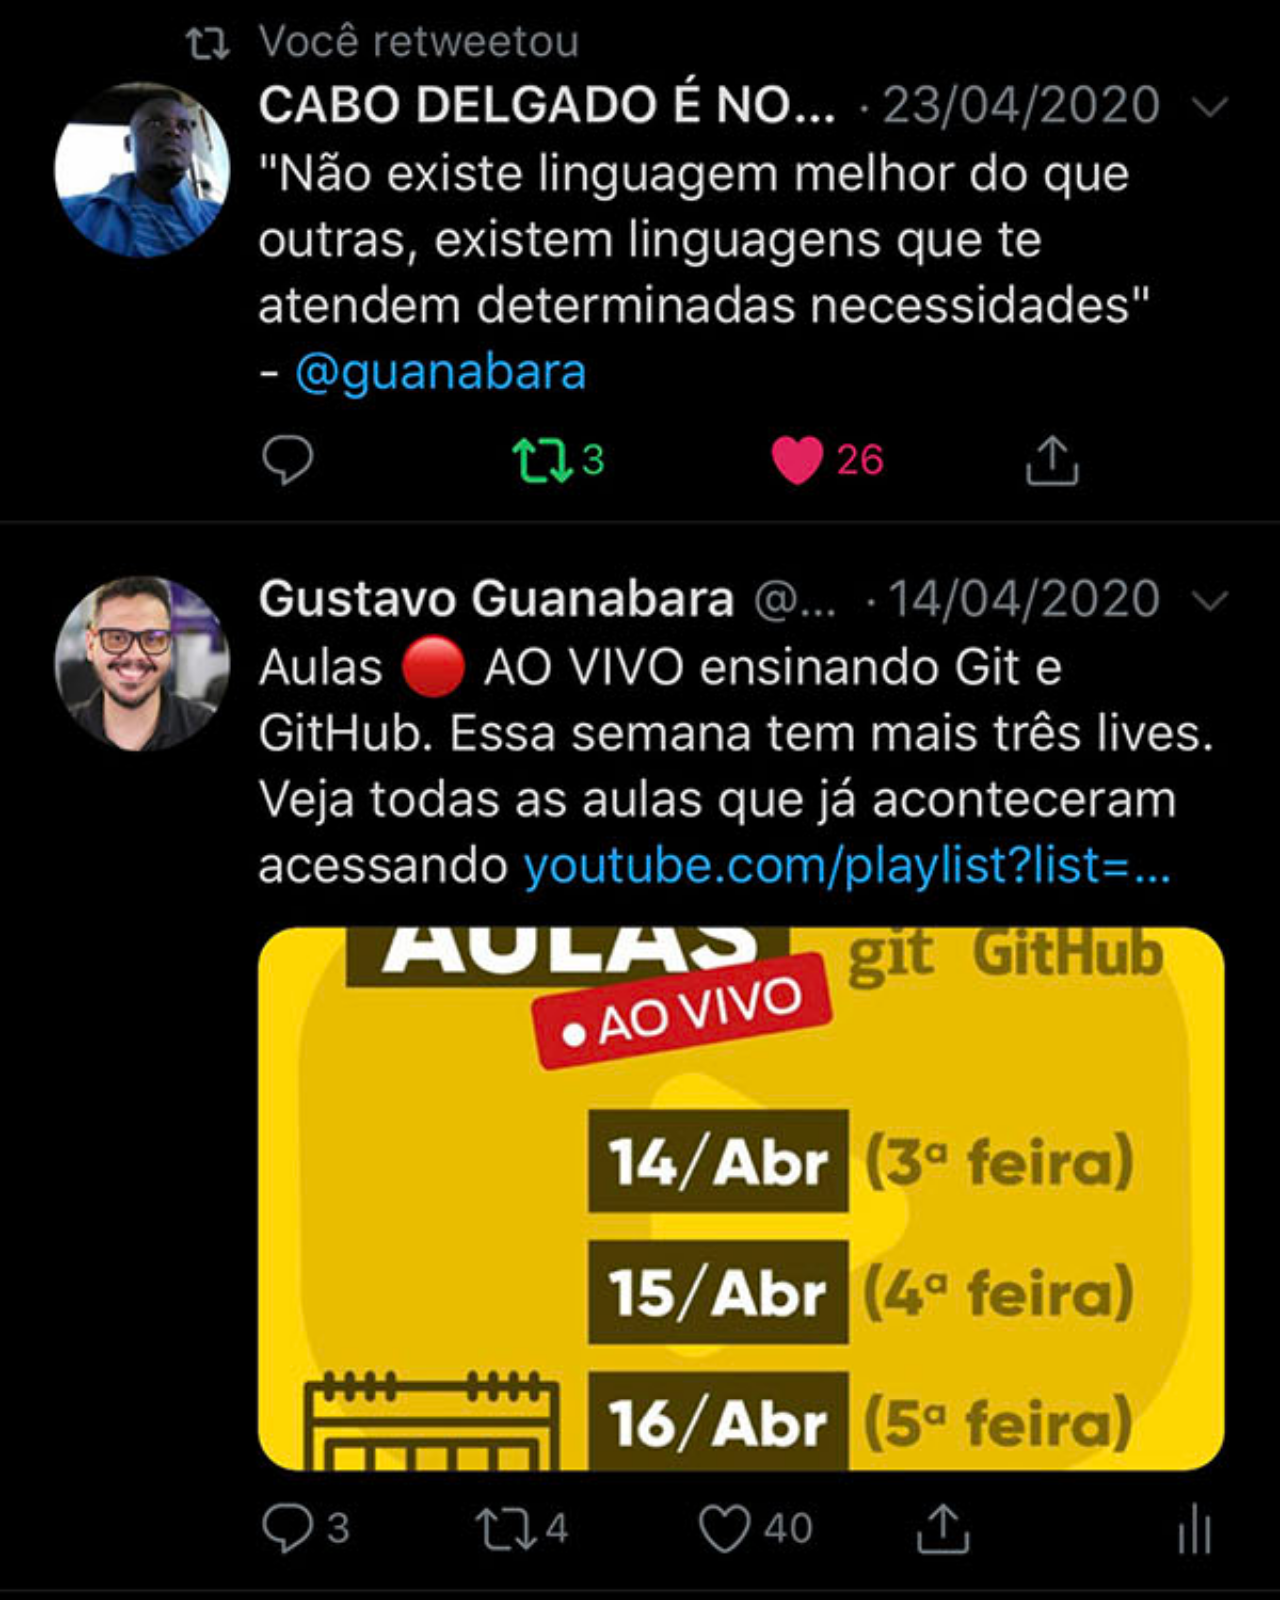
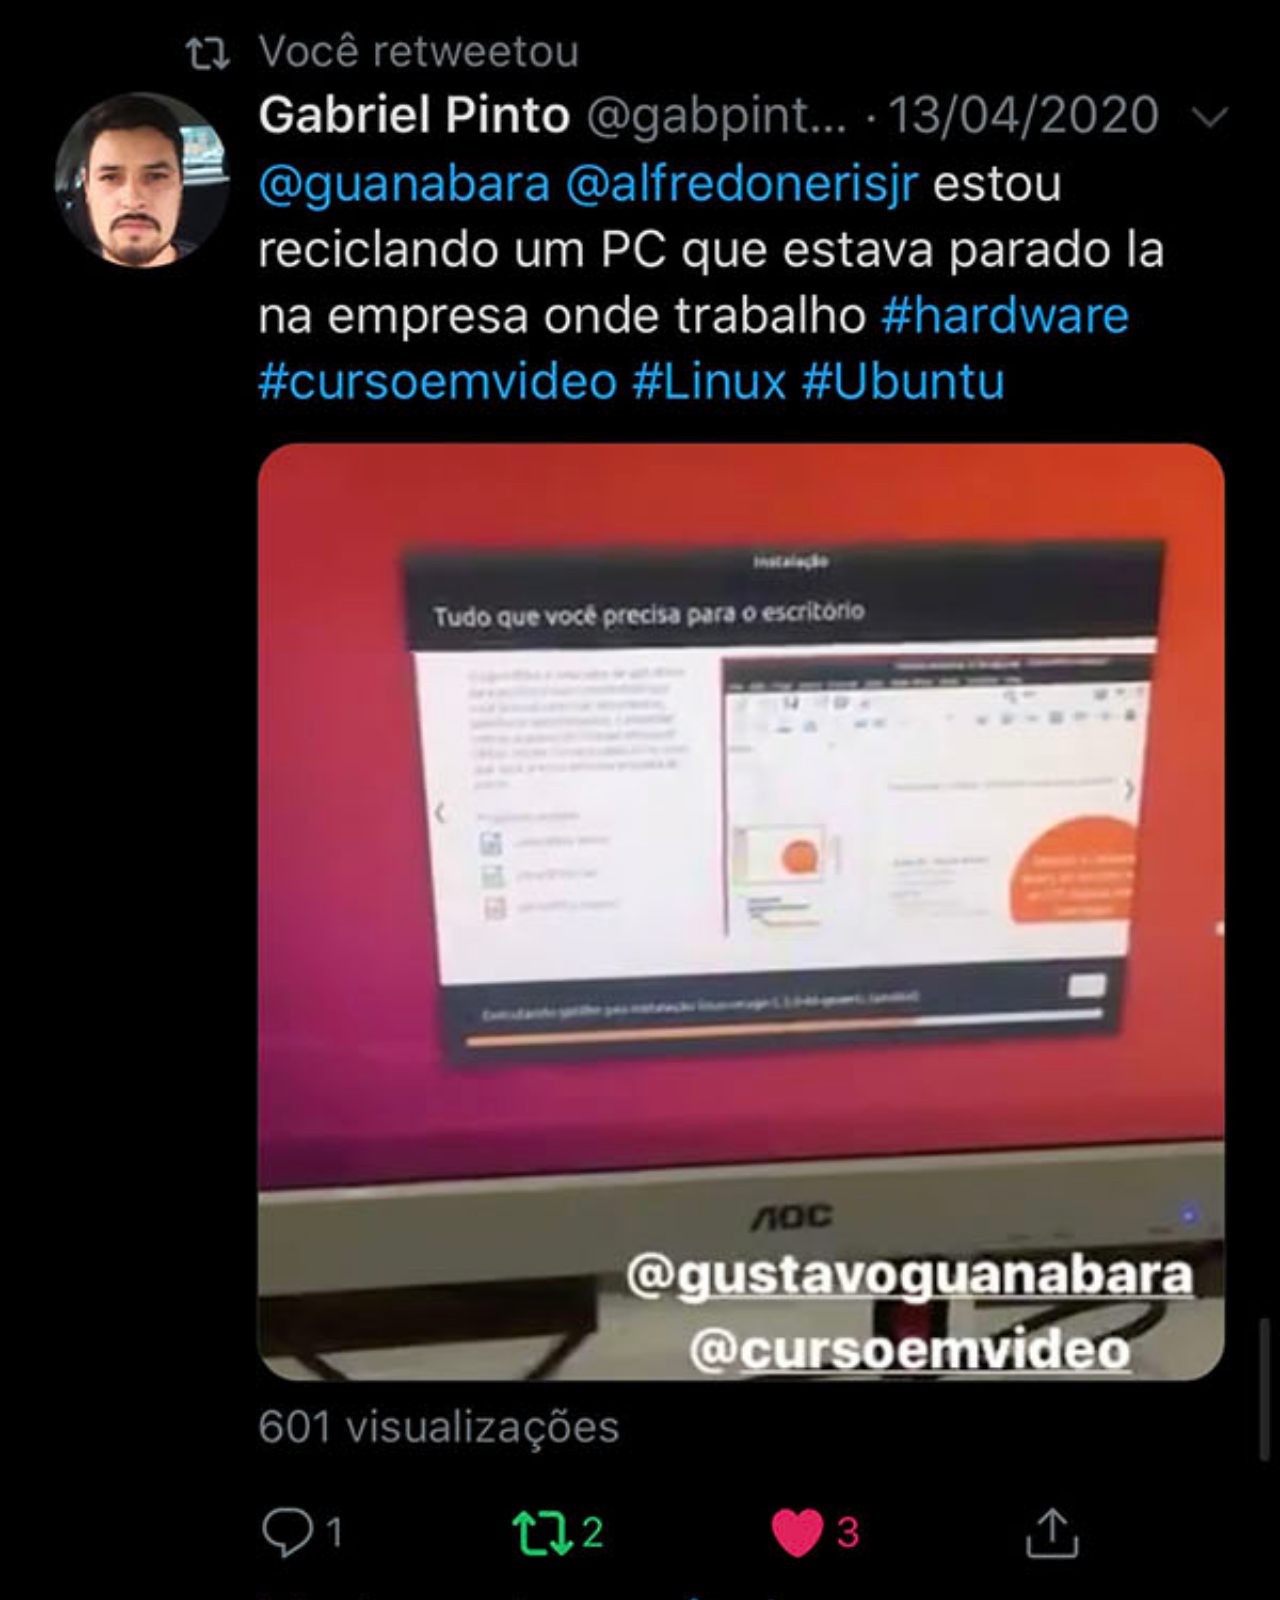
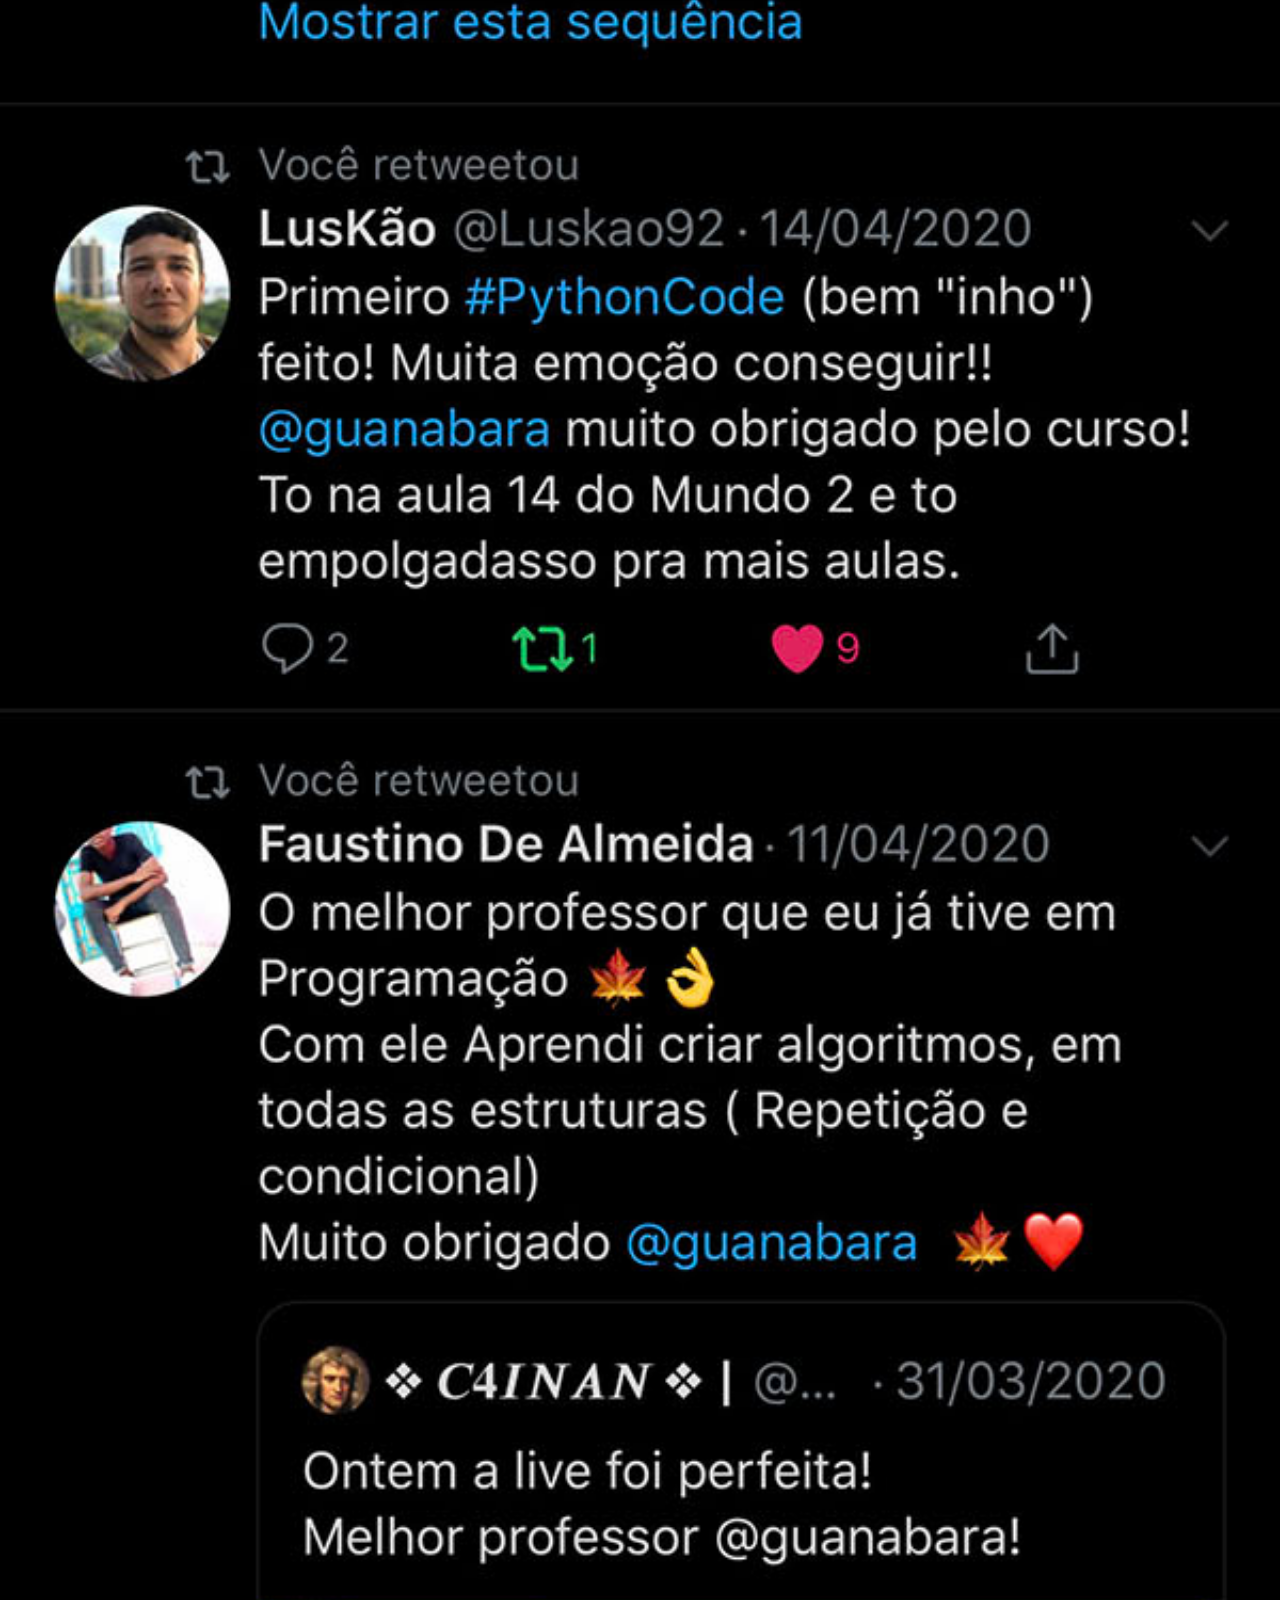
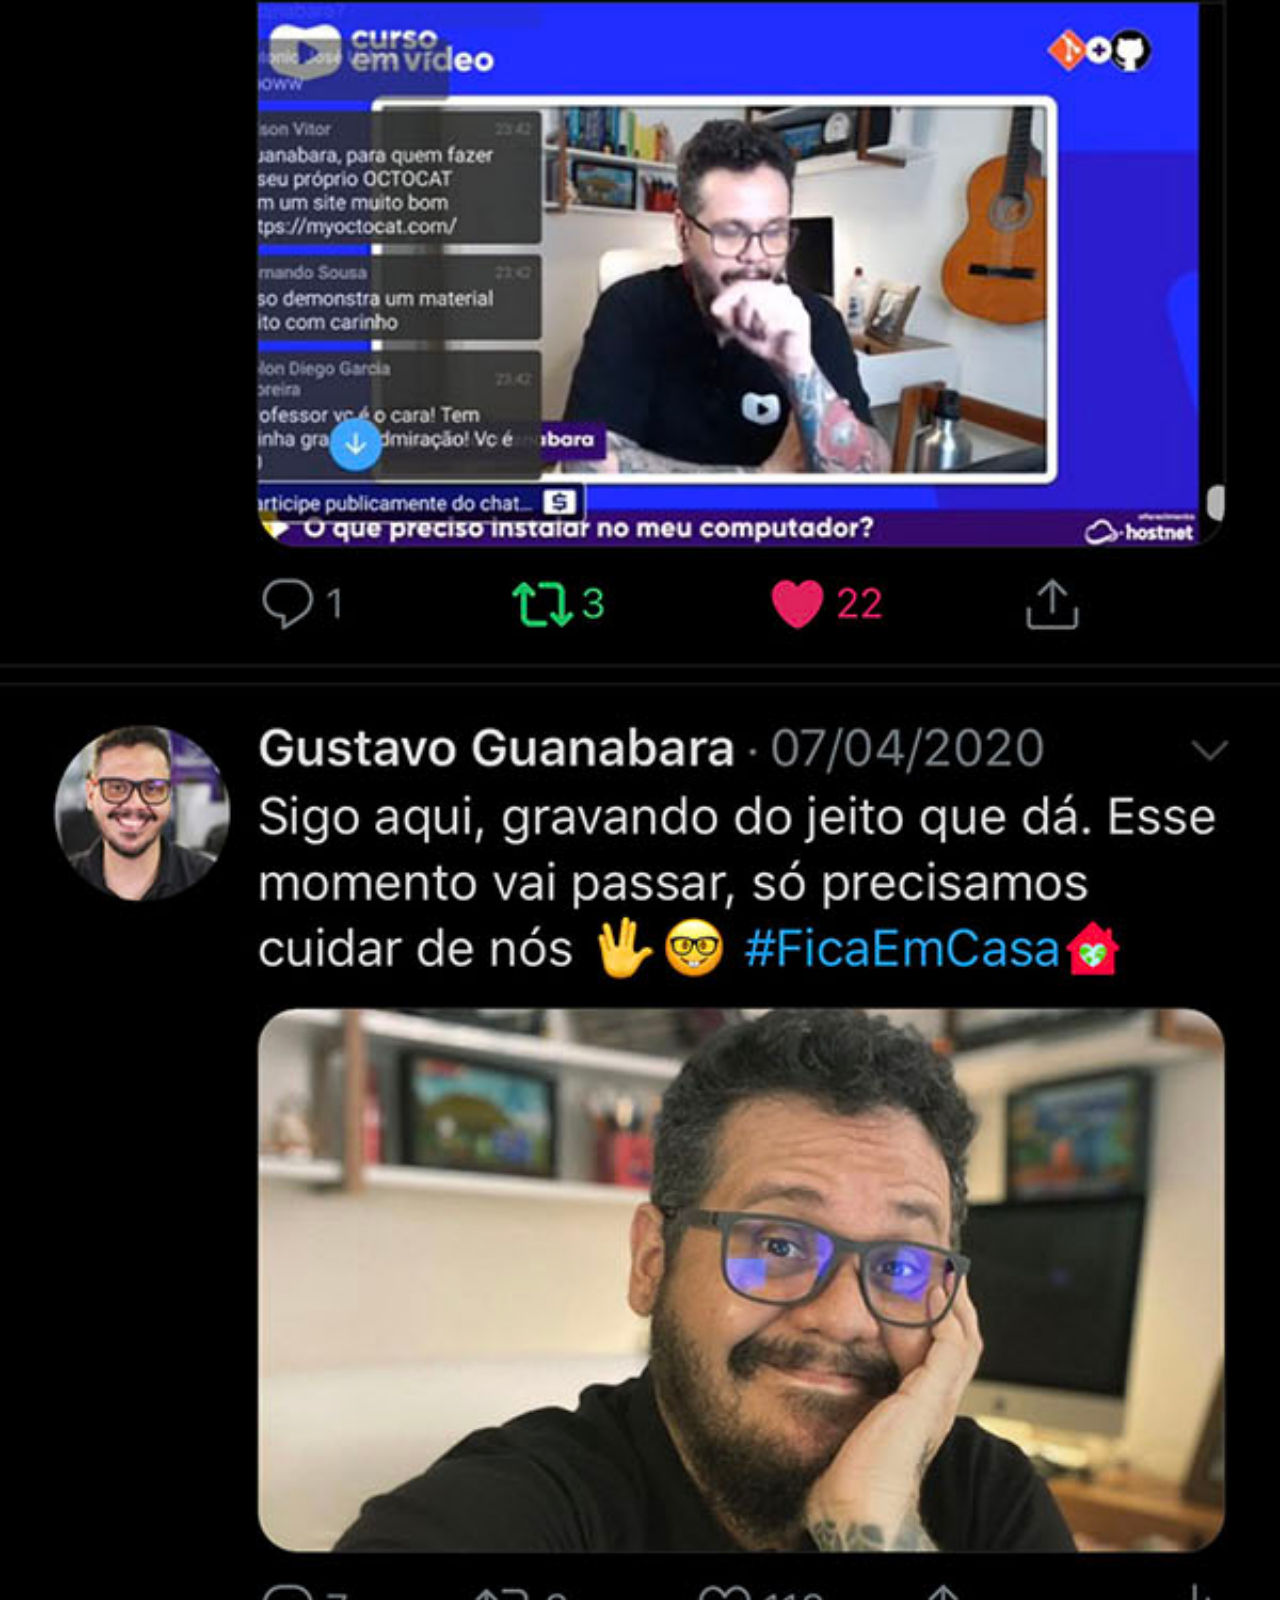
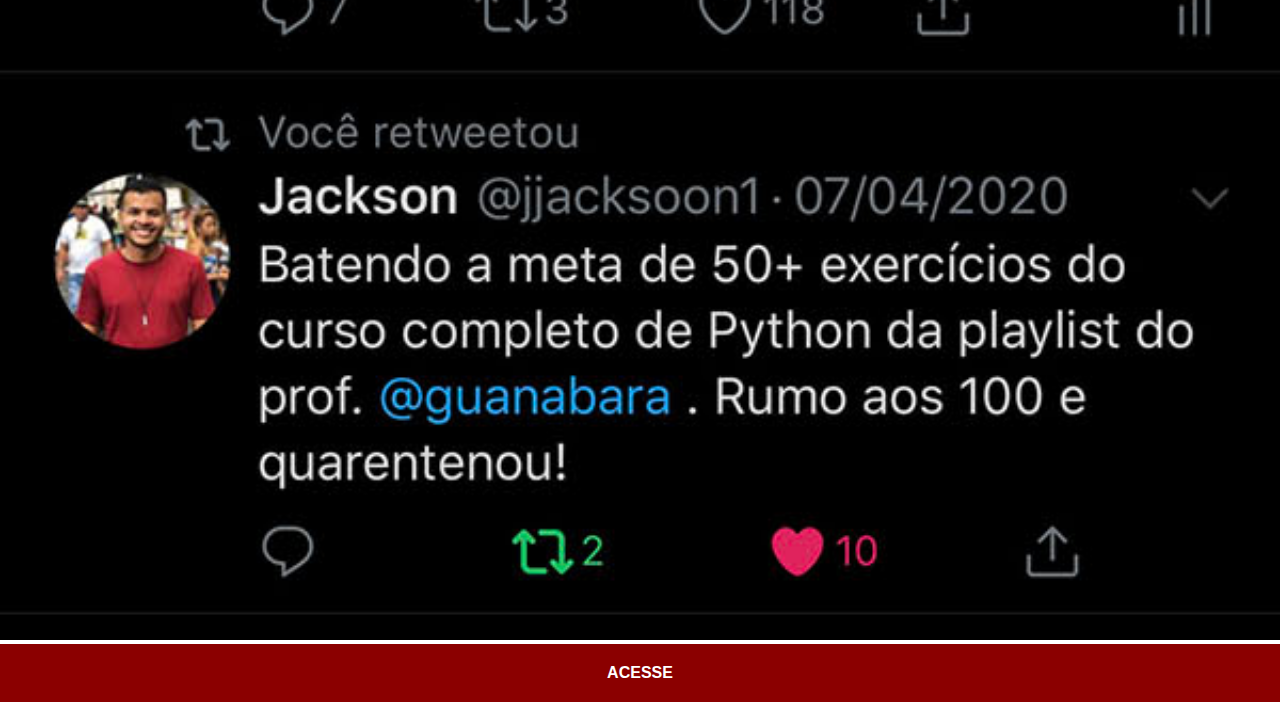
<file: twitter.html>
<!DOCTYPE html>
<html lang="pt-br">
<head>
    <meta charset="UTF-8">
    <meta name="viewport" content="width=device-width, initial-scale=1.0">
    <link rel="stylesheet" href="estilos/social.css">
    <title>Twitter</title>
</head>
<body>
    <img src="imagens/tela-twitter.jpg" alt="Twitter">
    <a href="https://x.com/guanabara">ACESSE</a>
</body>
</html>
</file>
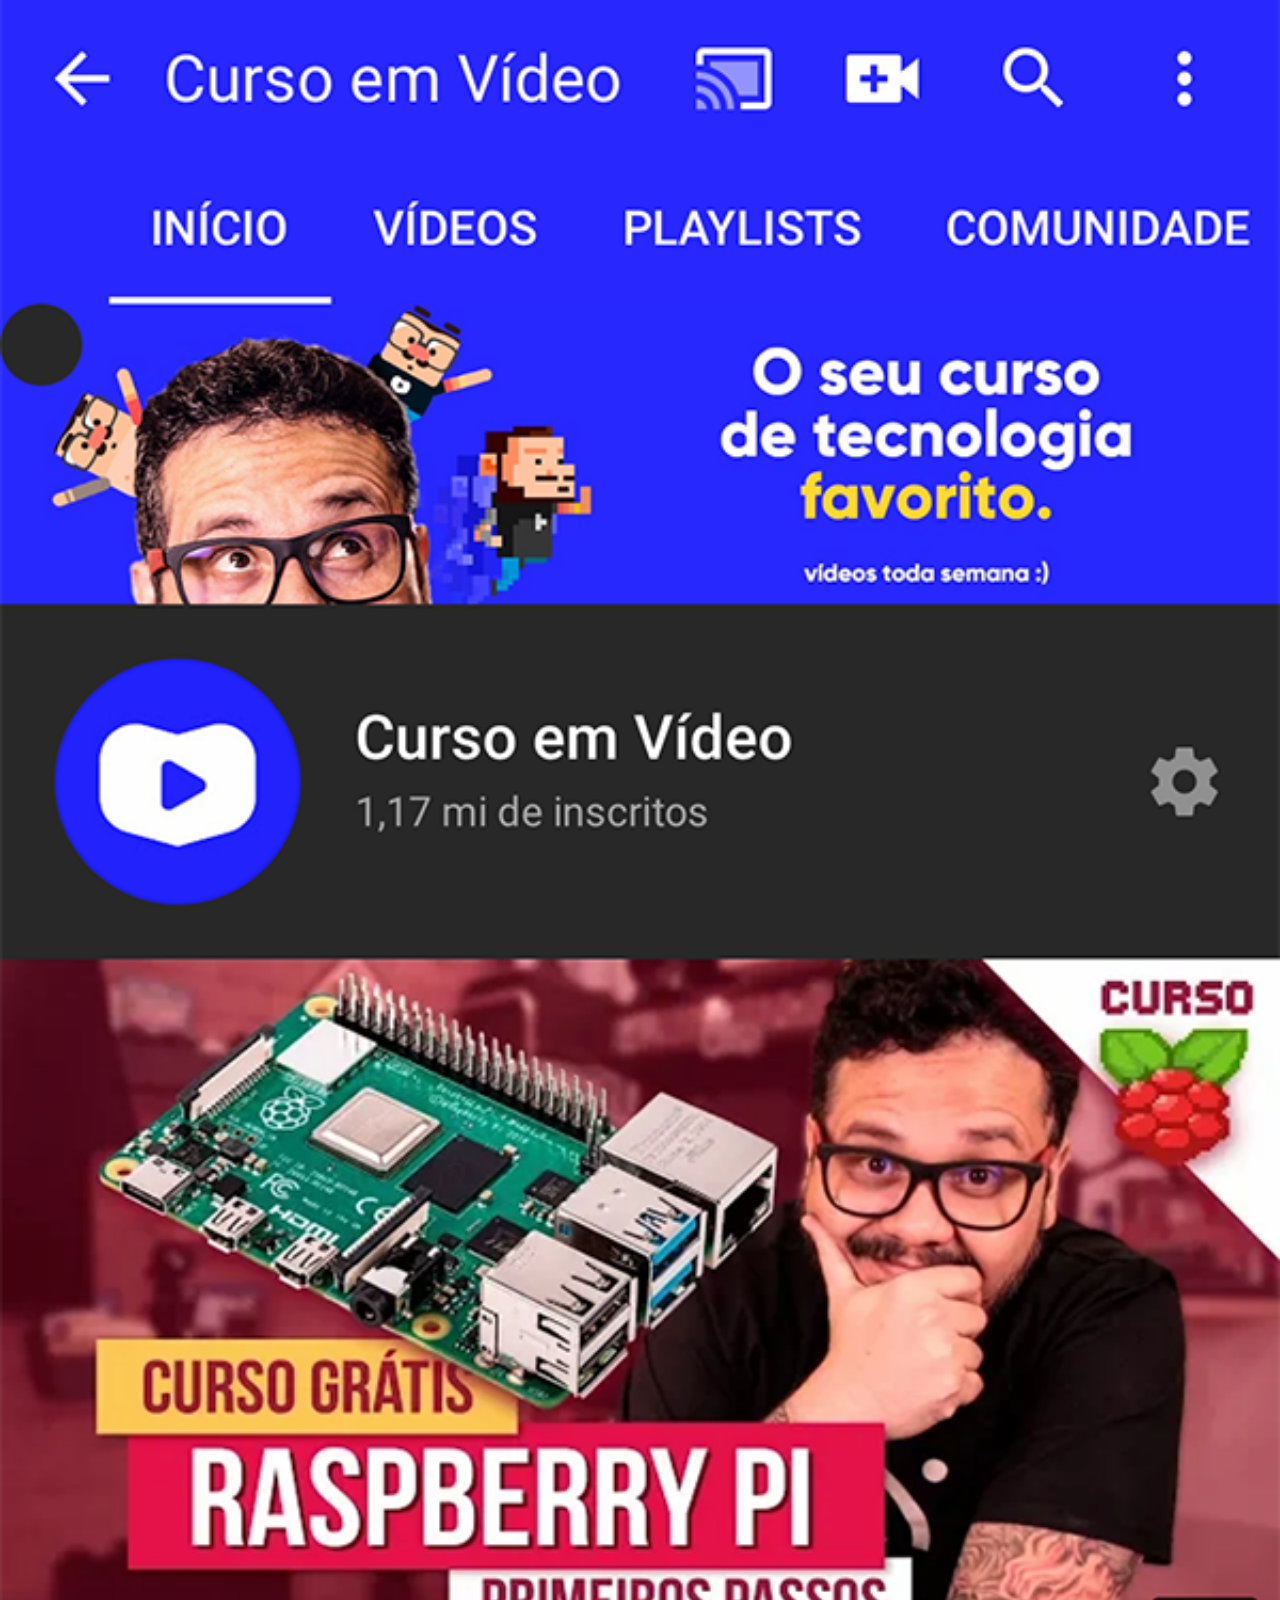
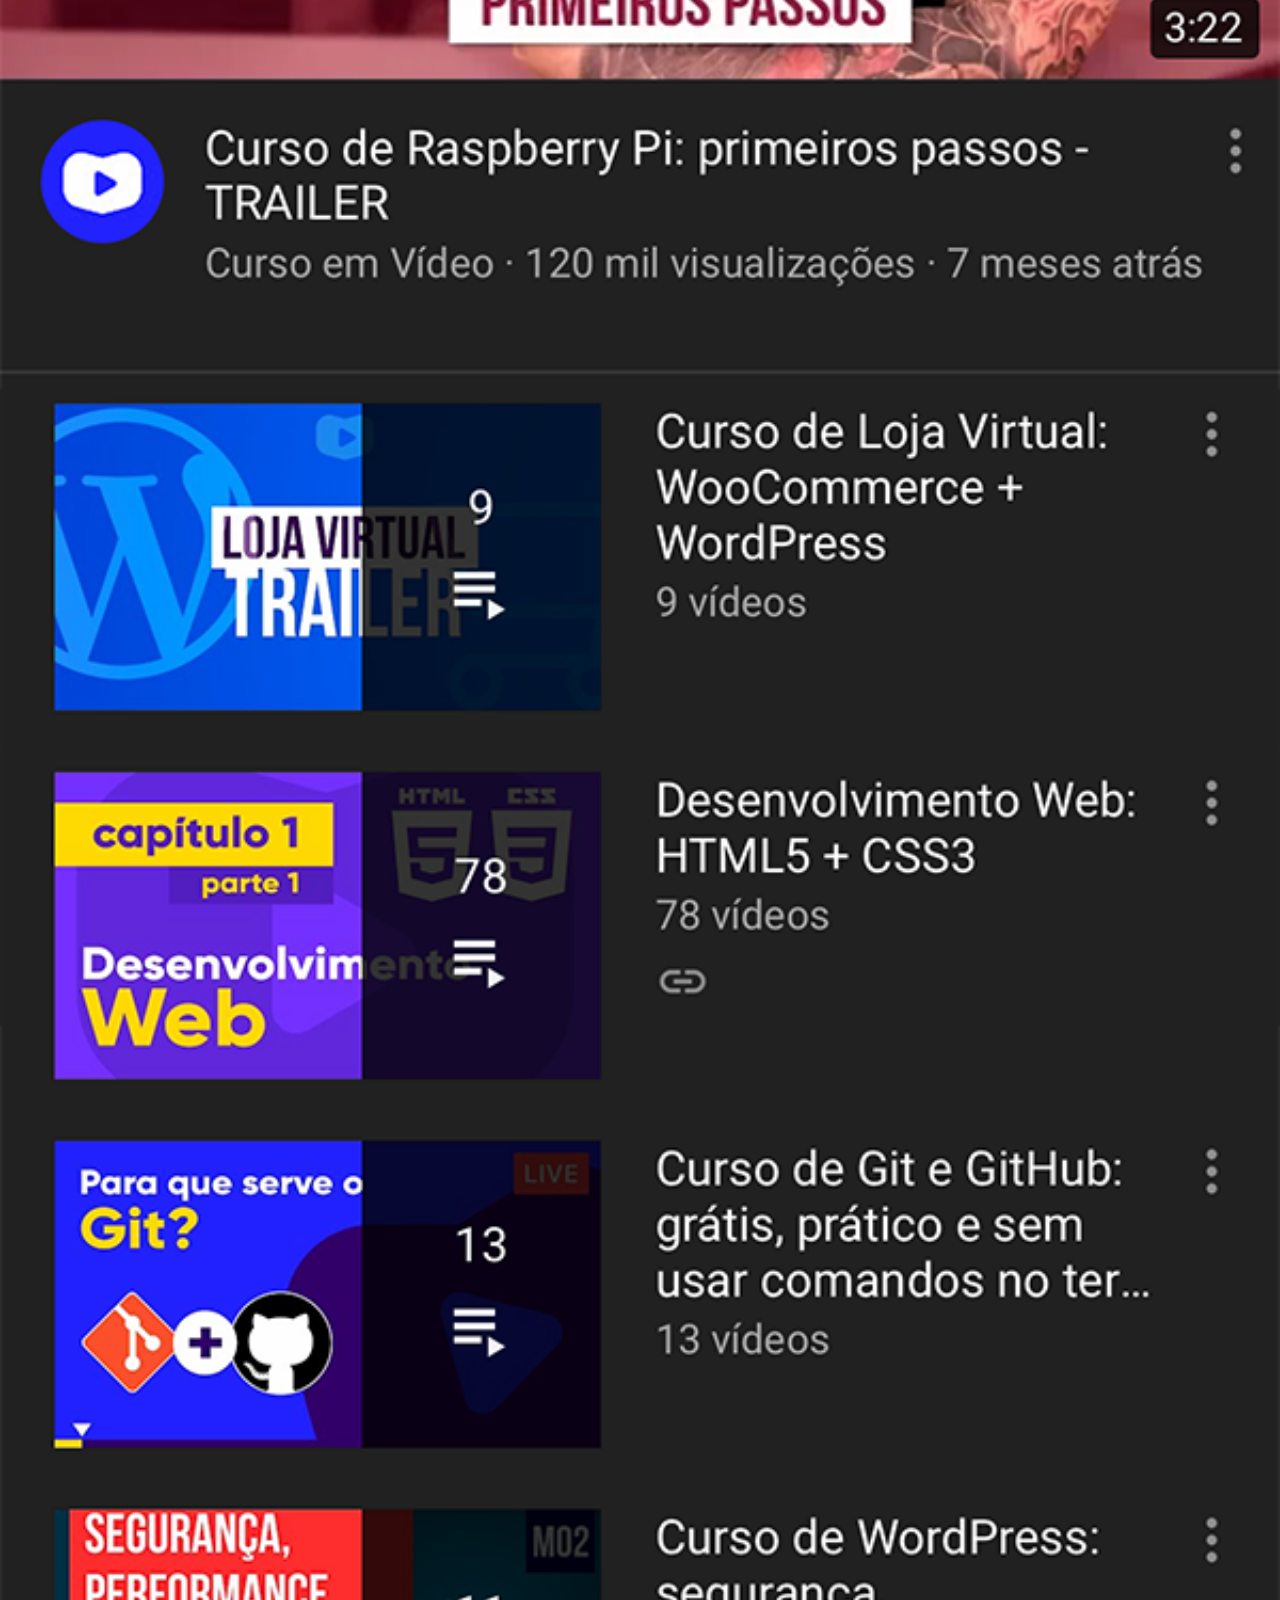
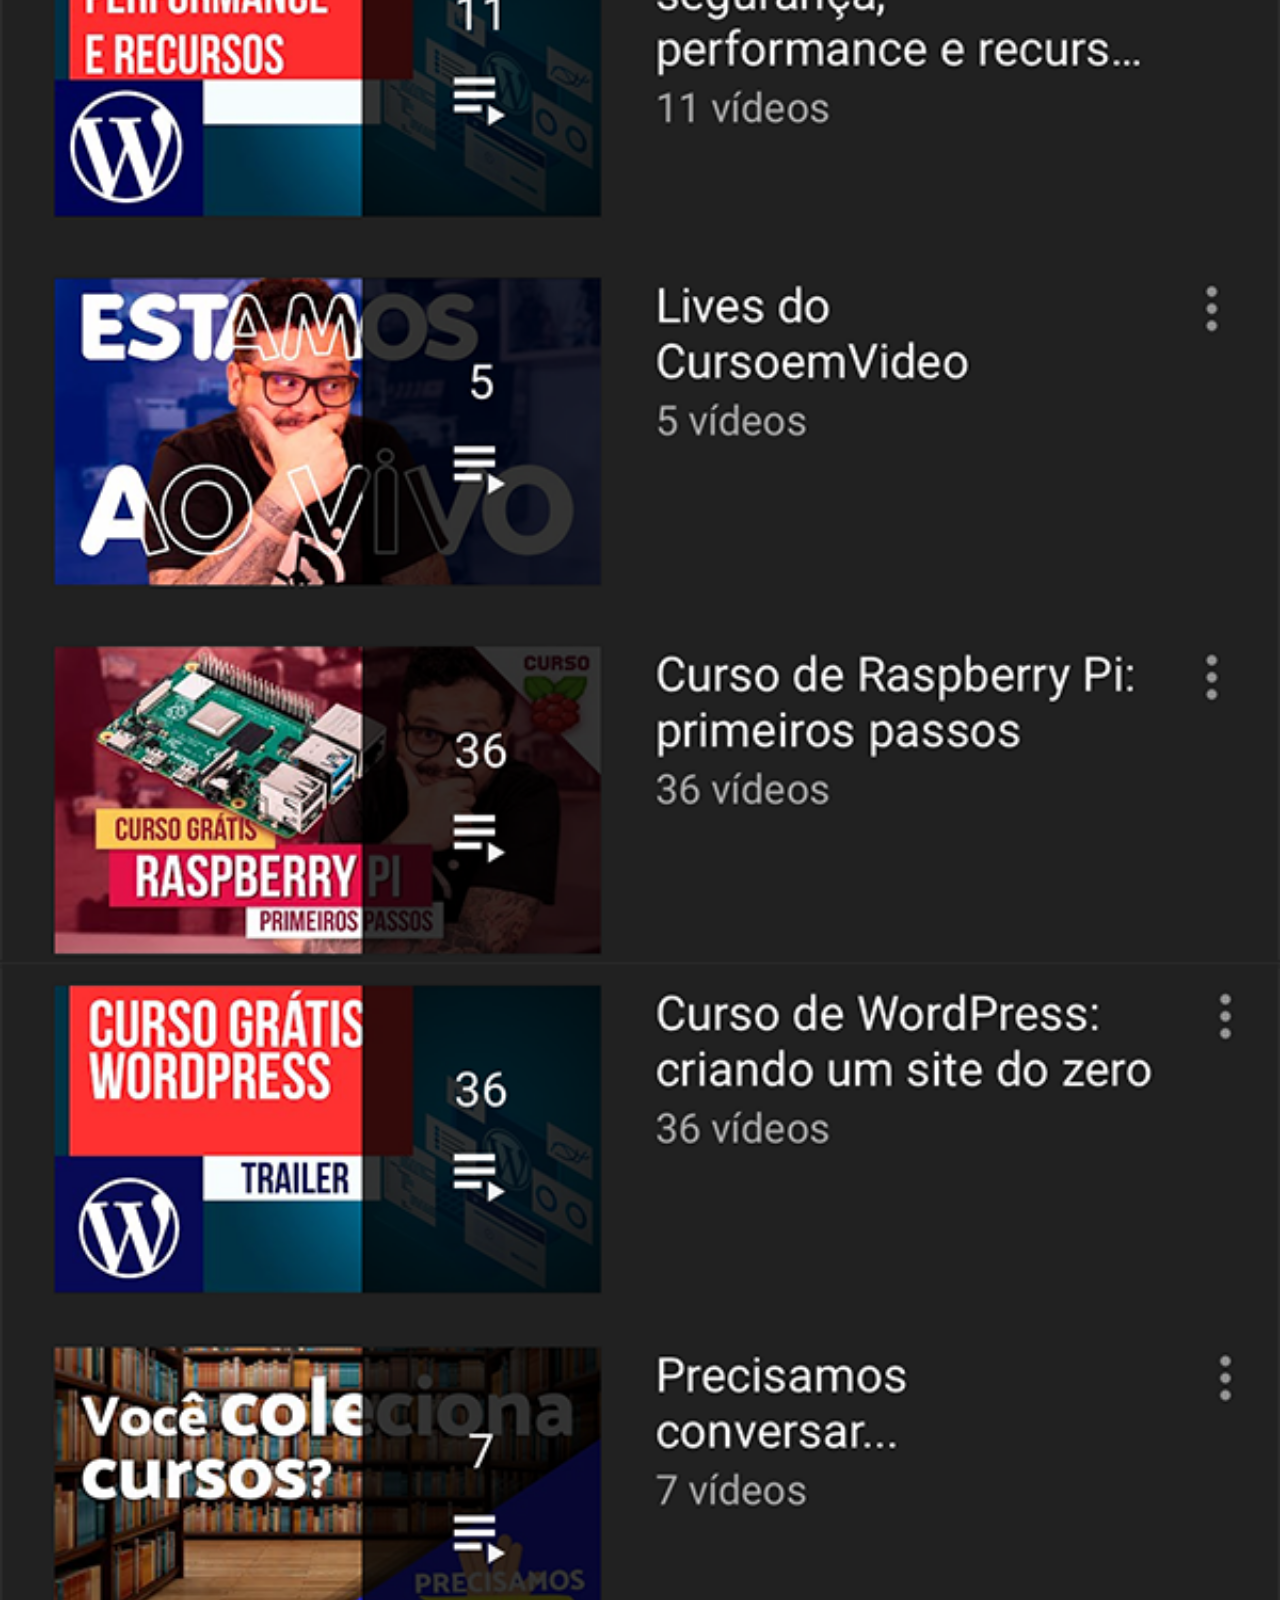
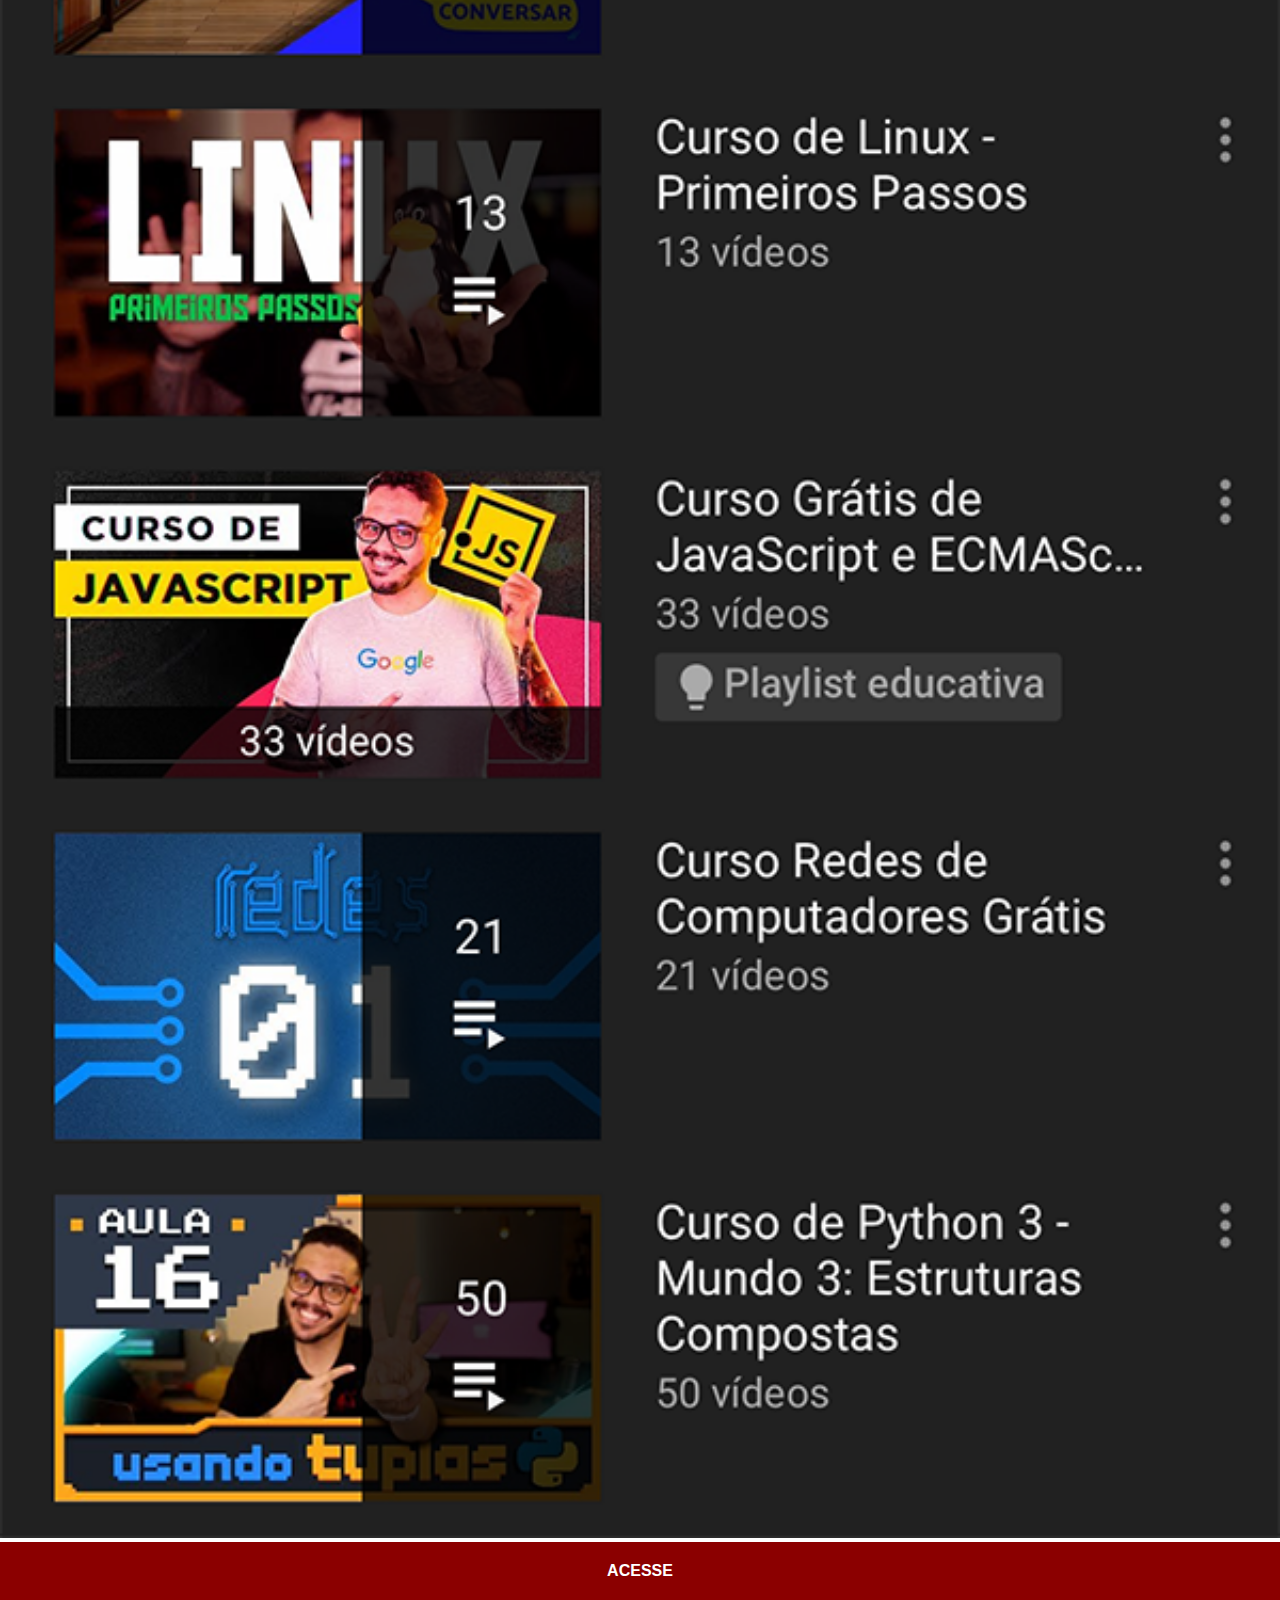
<file: youtube.html>
<!DOCTYPE html>
<html lang="pt-br">
<head>
    <meta charset="UTF-8">
    <meta name="viewport" content="width=device-width, initial-scale=1.0">
    <title>Document</title>
    <link rel="stylesheet" href="estilos/social.css">
</head>
<body>
    <img src="imagens/tela-youtube.png" alt="">
    <a href="https://www.youtube.com/c/CursoemV%C3%ADdeo/playlists" target="_blank">ACESSE</a>
</body>
</html>
</file>
<file: estilos/style.css>
@charset "UTF-8";

*{
    margin: 0px;
    padding: 0px;
    font-family: Arial, Helvetica, sans-serif;
}

html, body{
    height: 100vh;
    width: 100vw;
}

body{
    background: url('../imagens/fundo-madeira.jpg') no-repeat top center;
    background-size: cover;
    background-attachment: fixed;
}

main{
    height: 100vh;
    position: relative;
}

section#telefone{
    position: absolute;
    top: 50%;
    left: 50%;
    transform: translate(-50%, -50%);

    height: 627px;
    width: 311px;
    background-color: blue;
    background: url('../imagens/frame-iphone.png') no-repeat;
}

iframe#tela{
    position: relative;
    top: 80px;
    left: 22px;
    width: 267px;
    height: 471px;
}

section#redes-sociais{
    text-align: right;
}

#redes-sociais img{
    width: 50px;
    margin: 5px;
    border-radius: 50%;
    box-shadow: 2px 2px 5px rgba(0, 0, 0, 0.400);
    box-sizing: border-box;
}

#redes-sociais img:hover{
    border: 2px solid rgba(255, 255, 255, 0.6);
    transform: translate(-3px, -3px);
    transition: transform .5s;
}
</file>
<file: estilos/social.css>
@charset "UTF-8";
*{
    margin: 0px;
    padding: 0px;
    font-family: Arial, Helvetica, sans-serif;
}

::-webkit-scrollbar{
    width: 0px;
    height: 0px;
}

img{
    width: 100vw;
}

a{
    display: block;
    background-color: darkred;
    color: white;
    padding: 20px;
    text-align: center;
    font-weight: bolder;
    text-decoration: none;
}

a:hover{
    background-color: red;
}
</file>
